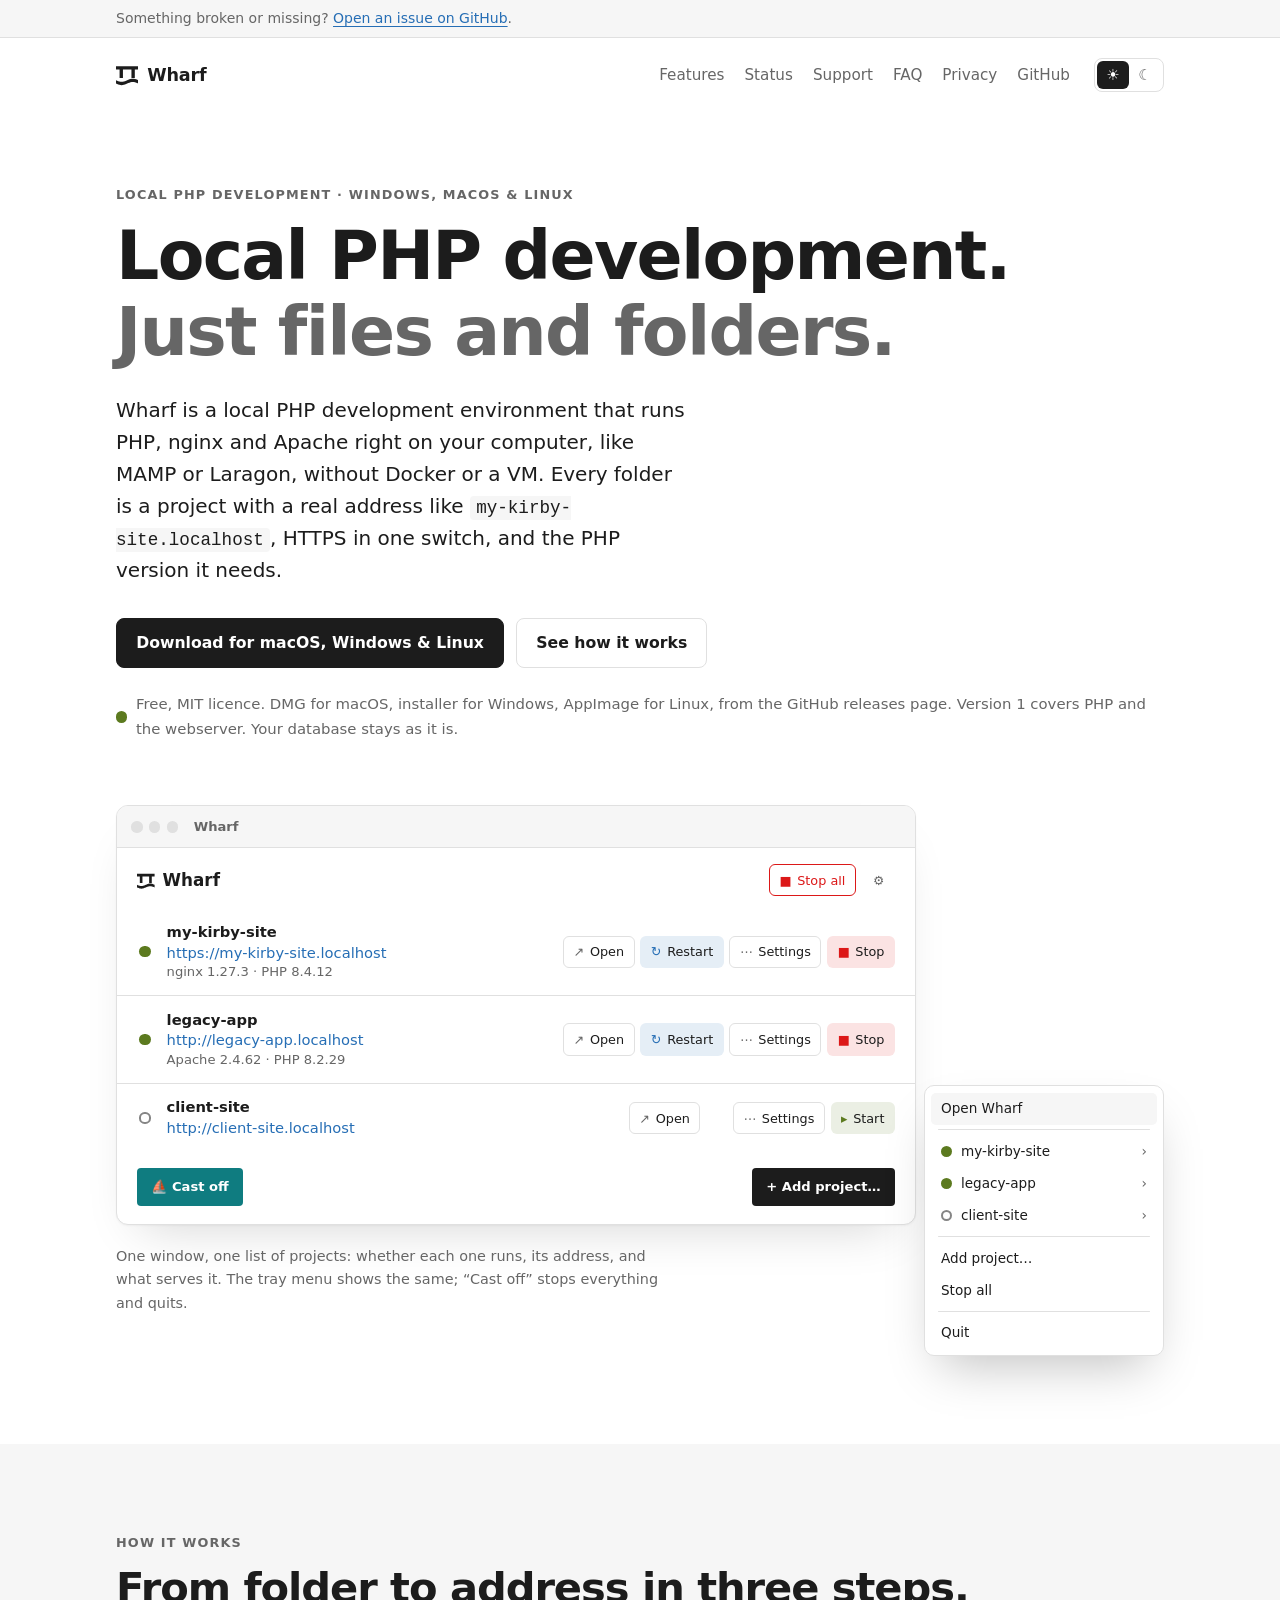
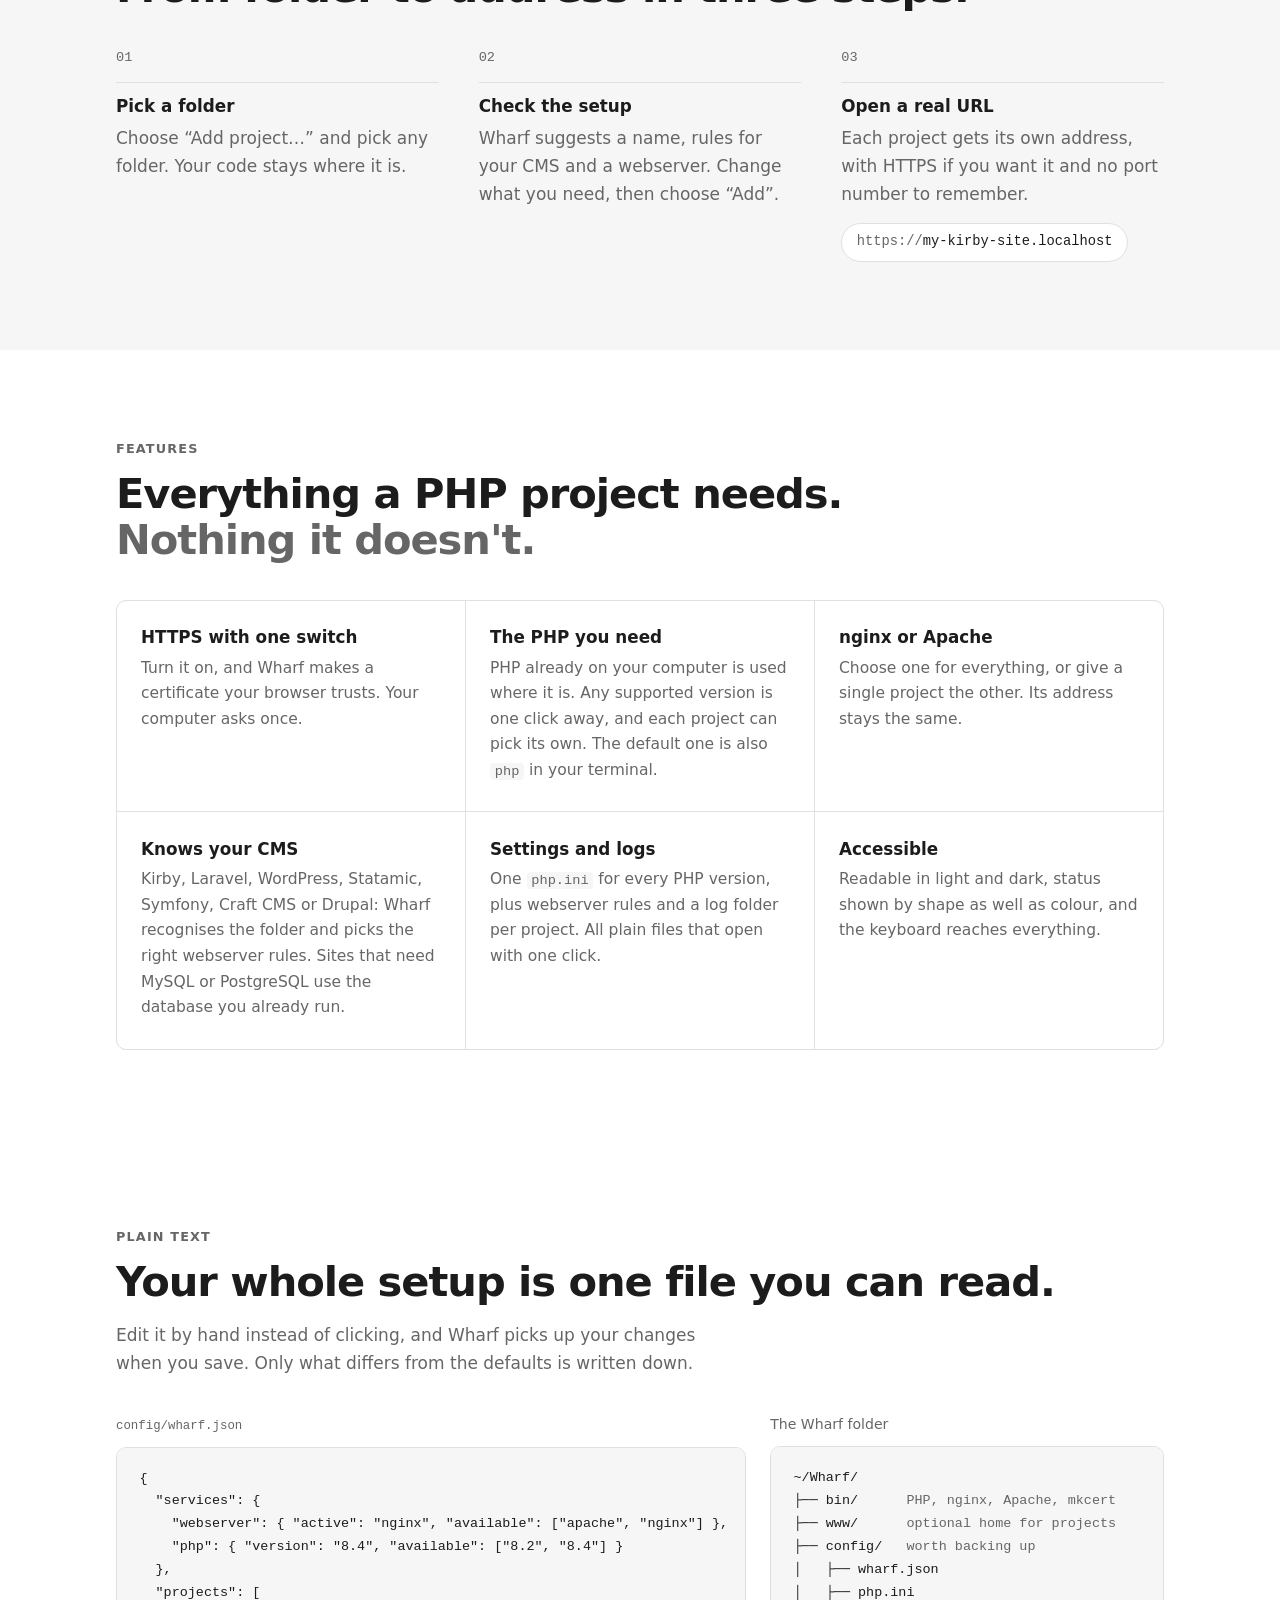
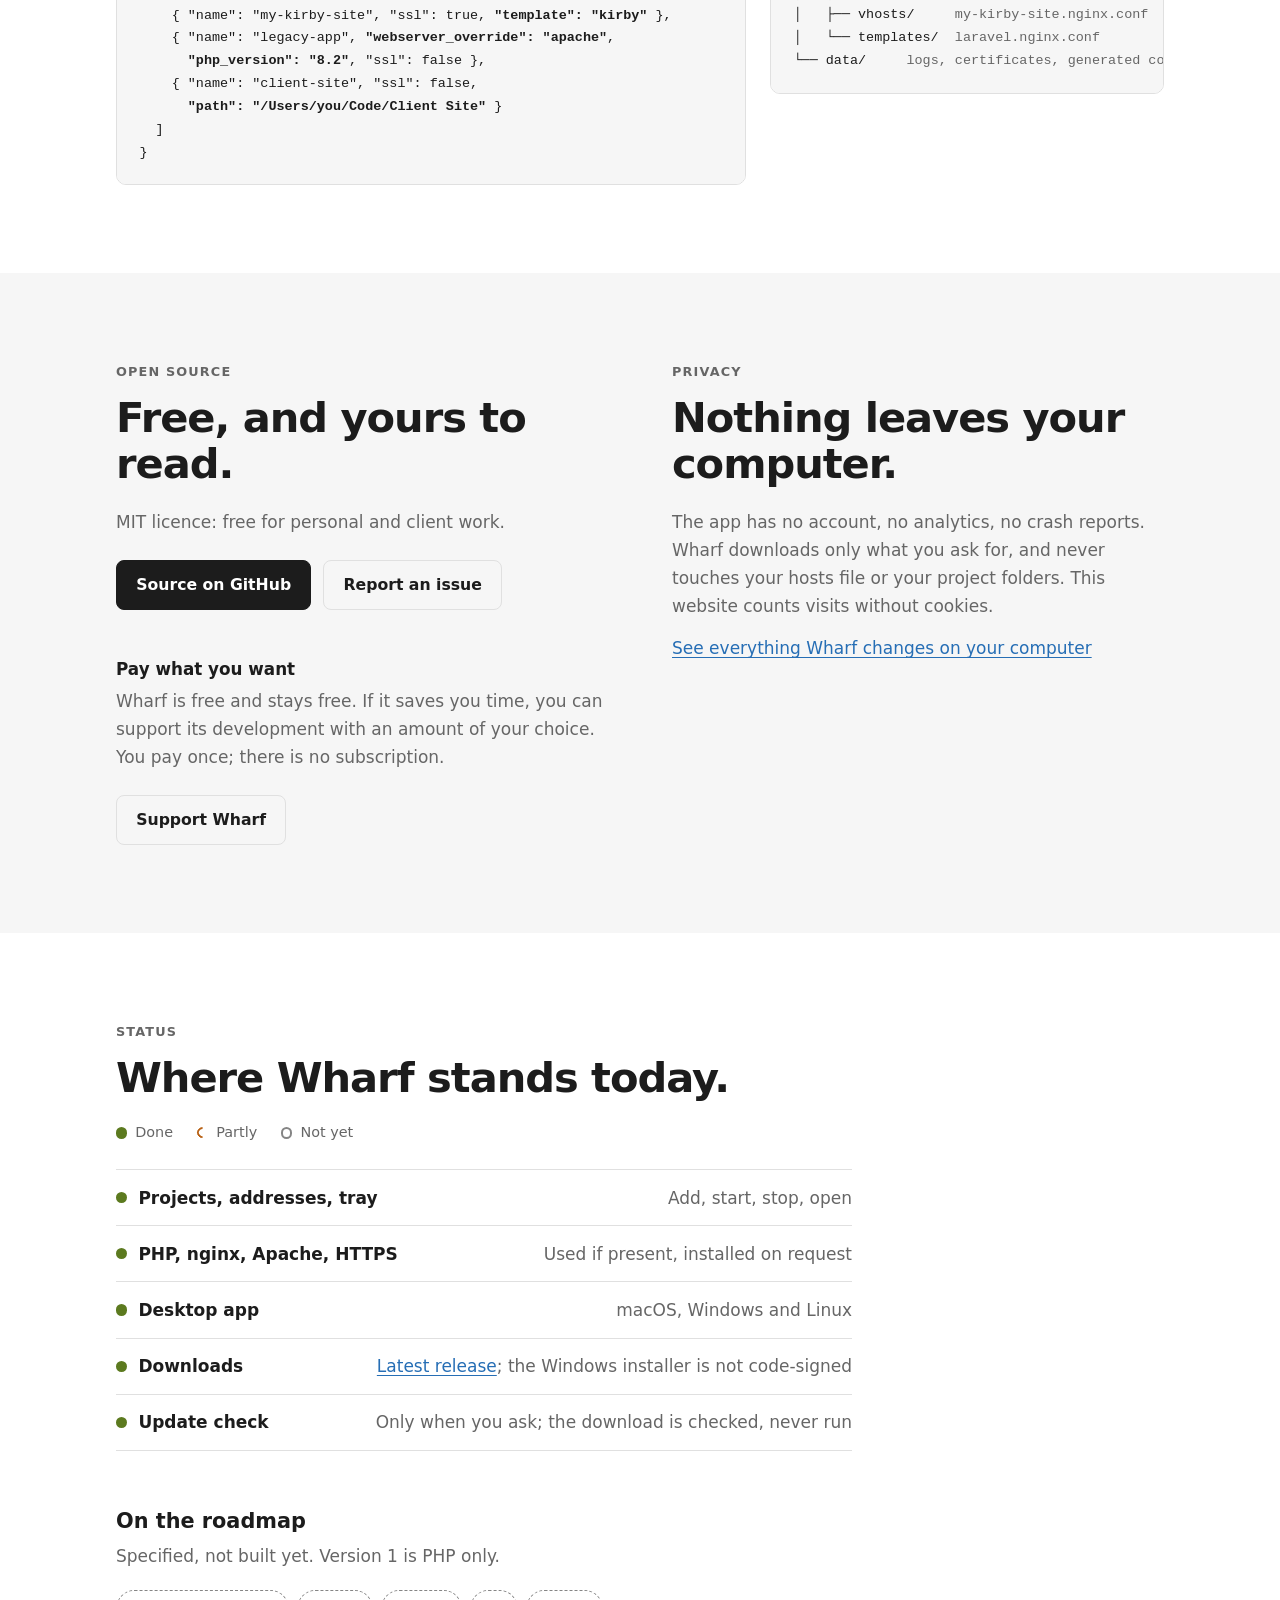
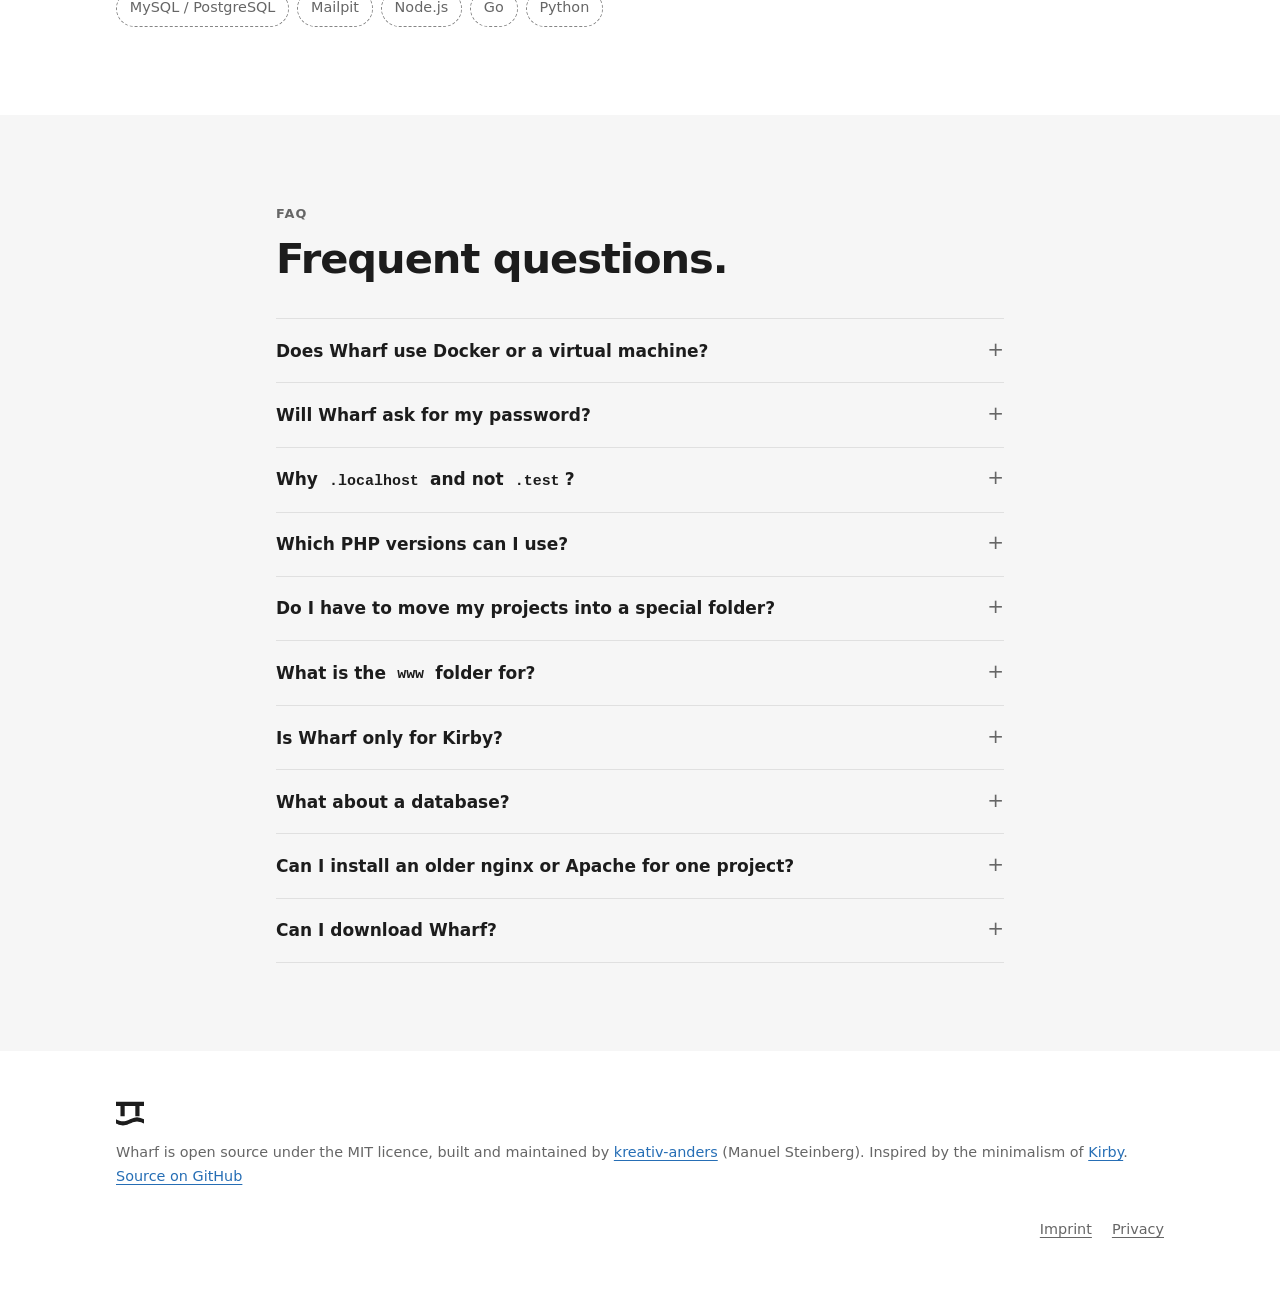
<file: docs/index.html>
<!doctype html>
<html lang="en">
<head>
  <meta charset="utf-8">
  <meta name="viewport" content="width=device-width, initial-scale=1">
  <meta http-equiv="Content-Security-Policy" content="default-src 'self'; script-src 'self' https://api.pirsch.io; connect-src 'self' https://api.pirsch.io; img-src 'self' data:; style-src 'self'; object-src 'none'; base-uri 'self'; form-action 'none'">
  <meta name="referrer" content="strict-origin-when-cross-origin">
  <title>Wharf — local PHP development environment, no Docker</title>
  <meta name="description" content="A local PHP development environment for Windows, macOS and Linux: native nginx, Apache and PHP, no Docker. Every folder is a project at name.localhost.">
  <link rel="canonical" href="https://getwharf.dev/">
  <meta name="robots" content="index, follow">
  <meta name="theme-color" content="#ffffff" media="(prefers-color-scheme: light)">
  <meta name="theme-color" content="#1c1c1c" media="(prefers-color-scheme: dark)">
  <link rel="icon" href="icon.svg" type="image/svg+xml">
  <link rel="apple-touch-icon" href="apple-touch-icon.png">

  <meta property="og:type" content="website">
  <meta property="og:site_name" content="Wharf">
  <meta property="og:title" content="Wharf — local PHP development. Just files and folders.">
  <meta property="og:description" content="Native nginx, Apache and PHP on Windows, macOS and Linux. No Docker, no VM. Every folder is a project at name.localhost, with HTTPS in one switch.">
  <meta property="og:url" content="https://getwharf.dev/">
  <meta property="og:image" content="https://getwharf.dev/og.png">
  <meta property="og:image:width" content="1200">
  <meta property="og:image:height" content="630">
  <meta property="og:image:alt" content="The Wharf mark, a pier standing in a wave, beside the words: Local PHP development. Just files and folders.">
  <meta name="twitter:card" content="summary_large_image">

  <link rel="stylesheet" href="style.css">
  <script src="theme.js"></script>
  <script defer src="https://api.pirsch.io/pa.js"
    id="pianjs"
    data-code="ZofmomDudXybFGlh8XVY09NWh9as10iU"></script>

  <!-- Keep in step with the visible FAQ below: search engines compare the two. -->
  <script type="application/ld+json">
  {
    "@context": "https://schema.org",
    "@graph": [
      {
        "@type": "Organization",
        "@id": "https://getwharf.dev/#org",
        "name": "kreativ-anders",
        "url": "https://kreativ-anders.de/",
        "founder": { "@type": "Person", "name": "Manuel Steinberg" }
      },
      {
        "@type": "WebSite",
        "@id": "https://getwharf.dev/#website",
        "name": "Wharf",
        "url": "https://getwharf.dev/",
        "inLanguage": "en",
        "publisher": { "@id": "https://getwharf.dev/#org" }
      },
      {
        "@type": "SoftwareApplication",
        "@id": "https://getwharf.dev/#app",
        "name": "Wharf",
        "author": { "@id": "https://getwharf.dev/#org" },
        "description": "A local development environment for PHP. Runs nginx, Apache and PHP as native processes on Windows, macOS and Linux, without Docker or a VM. Every folder is a project, reachable at name.localhost.",
        "applicationCategory": "DeveloperApplication",
        "operatingSystem": "macOS, Windows, Linux",
        "url": "https://getwharf.dev/",
        "image": "https://getwharf.dev/og.png",
        "codeRepository": "https://github.com/kreativ-anders/wharf-dev",
        "downloadUrl": "https://github.com/kreativ-anders/wharf-dev/releases/latest",
        "offers": { "@type": "Offer", "price": "0", "priceCurrency": "EUR" },
        "license": "https://opensource.org/licenses/MIT",
        "isAccessibleForFree": true,
        "featureList": [
          "Every project at its own name.localhost address, with no hosts file and no password prompt",
          "HTTPS for a project with one switch, using mkcert",
          "PHP versions adopted from the machine or downloaded; one version per project",
          "The default PHP on the terminal PATH",
          "nginx or Apache, chosen per project",
          "One php.ini for every PHP version",
          "Per-project logs",
          "Add any folder: rules for Kirby, Laravel, WordPress and more are detected",
          "Tray menu for start, stop and restart",
          "One flat, hand-editable JSON config file"
        ]
      },
      {
        "@type": "FAQPage",
        "mainEntity": [
          {
            "@type": "Question",
            "name": "Does Wharf use Docker or a virtual machine?",
            "acceptedAnswer": { "@type": "Answer", "text": "No. PHP, nginx, Apache and mkcert run as ordinary programs on your computer, so reading your files is as fast as your disk." }
          },
          {
            "@type": "Question",
            "name": "Will Wharf ask for my password?",
            "acceptedAnswer": { "@type": "Answer", "text": "Adding a project never does. On every system, the first time you turn on HTTPS, your computer has to be told once to trust Wharf's certificates. You can say no: HTTPS stays on, browsers show a warning until you trust it, and Settings offers to ask again. On Linux, Wharf also asks once before the first project starts, to use ports 80 and 443, and when it installs Apache." }
          },
          {
            "@type": "Question",
            "name": "Why .localhost and not .test?",
            "acceptedAnswer": { "@type": "Answer", "text": "The name .localhost is reserved for your own computer (RFC 6761). macOS, Linux and every current browser answer it by themselves, so nothing is written to the hosts file. A made-up ending such as .test needs the hosts file instead, which macOS 26 does not reliably read." }
          },
          {
            "@type": "Question",
            "name": "Which PHP versions can I use?",
            "acceptedAnswer": { "@type": "Answer", "text": "Any version already on your computer is used where it is. Every version that still gets security fixes can be downloaded from Settings. The default is the newest version in active support, and each project can pick its own." }
          },
          {
            "@type": "Question",
            "name": "Do I have to move my projects into a special folder?",
            "acceptedAnswer": { "@type": "Answer", "text": "No. Choose Add project… and pick the folder wherever it is, for example a Git checkout in your code folder. It stays where it is, and removing the project never touches its files." }
          },
          {
            "@type": "Question",
            "name": "What is the www folder for?",
            "acceptedAnswer": { "@type": "Answer", "text": "It is optional. A folder put in ~/Wharf/www shows up in the app, ready to add with one click, under its own name. Projects anywhere else are added with Add project…." }
          },
          {
            "@type": "Question",
            "name": "Is Wharf only for Kirby?",
            "acceptedAnswer": { "@type": "Answer", "text": "No. Any folder of PHP is a project. When you add one, Wharf recognises Kirby, Laravel, WordPress, Statamic, Symfony, Craft CMS and Drupal and picks ready-made nginx and Apache rules for it. You can change the pick, or choose none, for each project." }
          },
          {
            "@type": "Question",
            "name": "What about a database?",
            "acceptedAnswer": { "@type": "Answer", "text": "Version 1 covers PHP and the webserver. WordPress, Laravel, Craft CMS or Drupal reach the MySQL, MariaDB or PostgreSQL you already run, at 127.0.0.1 as usual, for example one installed with Homebrew, your package manager or the official installer. A database managed by Wharf is on the roadmap." }
          },
          {
            "@type": "Question",
            "name": "Can I install an older nginx or Apache for one project?",
            "acceptedAnswer": { "@type": "Answer", "text": "Not yet. Wharf installs the newest nginx and Apache, because the places it gets them from rarely offer older versions." }
          },
          {
            "@type": "Question",
            "name": "Can I download Wharf?",
            "acceptedAnswer": { "@type": "Answer", "text": "Yes: a DMG for macOS, an AppImage for Linux and an installer for Windows, on the GitHub releases page. The Windows installer is not code-signed, because a certificate costs more than a free tool can carry, so SmartScreen warns once: choose More info, then Run anyway." }
          }
        ]
      }
    ]
  }
  </script>
</head>
<body>
  <a class="skip" href="#main">Skip to content</a>

  <aside class="notice" aria-label="Bug reports">
    <p class="wrap">Something broken or missing?
    <a href="https://github.com/kreativ-anders/wharf-dev/issues">Open an issue on GitHub</a>.</p>
  </aside>

  <header class="site wrap">
    <a class="brand" href="./" aria-label="Wharf, home">
      <svg class="pier" viewBox="0 0 100 100" aria-hidden="true" focusable="false"><path d="M0 10h100v15H0zM16 10h15v52H16zM69 10h15v52H69zM0 72.5L5 74.66 10 76.61 15 78.16 20 79.16 25 79.5 30 79.16 35 78.16 40 76.61 45 74.66 50 72.5 55 70.34 60 68.39 65 66.84 70 65.84 75 65.5 80 65.84 85 66.84 90 68.39 95 70.34 100 72.5V87.5L95 85.34 90 83.39 85 81.84 80 80.84 75 80.5 70 80.84 65 81.84 60 83.39 55 85.34 50 87.5 45 89.66 40 91.61 35 93.16 30 94.16 25 94.5 20 94.16 15 93.16 10 91.61 5 89.66 0 87.5z"/></svg>
      Wharf
    </a>
    <nav aria-label="Main">
      <a href="#features">Features</a>
      <a href="#status">Status</a>
      <a href="#support">Support</a>
      <a href="#faq">FAQ</a>
      <a href="privacy.html">Privacy</a>
      <a href="https://github.com/kreativ-anders/wharf-dev">GitHub</a>
    </nav>
    <div class="theme" role="group" aria-label="Colour theme" hidden>
      <button type="button" value="light" aria-pressed="true" title="Light"><span aria-hidden="true">☀</span><span class="sr-only">Light</span></button>
      <button type="button" value="dark" aria-pressed="false" title="Dark"><span aria-hidden="true">☾</span><span class="sr-only">Dark</span></button>
    </div>
  </header>

  <main id="main">
    <!-- Hero -->
    <section class="hero wrap" aria-labelledby="hero-title">
      <p class="eyebrow">Local PHP development · Windows, macOS &amp; Linux</p>
      <h1 id="hero-title">Local PHP development.<br><span class="soft">Just files and folders.</span></h1>
      <p class="lede">
        Wharf is a local PHP development environment that runs PHP, nginx and
        Apache right on your computer, like MAMP or Laragon, without Docker or a VM. Every folder is a project with a real address like
        <code>my-kirby-site.localhost</code>, HTTPS in one switch, and the PHP
        version it needs.
      </p>
      <p class="cta">
        <a class="button" href="https://github.com/kreativ-anders/wharf-dev/releases/latest">Download for macOS, Windows &amp; Linux</a>
        <a class="button ghost" href="#how">See how it works</a>
      </p>
      <p class="note"><span class="status is-running" aria-hidden="true"></span> Free, MIT licence. DMG for macOS, installer for Windows, AppImage for Linux, from the GitHub releases page. Version 1 covers PHP and the webserver. Your database stays as it is.</p>

      <figure class="shot">
        <div class="window" aria-hidden="true">
          <div class="titlebar"><span class="lights"><i></i><i></i><i></i></span><span>Wharf</span></div>
          <div class="toolbar">
            <span class="appname"><svg class="pier" viewBox="0 0 100 100"><path d="M0 10h100v15H0zM16 10h15v52H16zM69 10h15v52H69zM0 72.5L5 74.66 10 76.61 15 78.16 20 79.16 25 79.5 30 79.16 35 78.16 40 76.61 45 74.66 50 72.5 55 70.34 60 68.39 65 66.84 70 65.84 75 65.5 80 65.84 85 66.84 90 68.39 95 70.34 100 72.5V87.5L95 85.34 90 83.39 85 81.84 80 80.84 75 80.5 70 80.84 65 81.84 60 83.39 55 85.34 50 87.5 45 89.66 40 91.61 35 93.16 30 94.16 25 94.5 20 94.16 15 93.16 10 91.61 5 89.66 0 87.5z"/></svg>Wharf</span>
            <span class="tools"><span class="chip is-stop-line"><span class="ico">■</span> Stop all</span><span class="chip is-plain">⚙</span></span>
          </div>
          <ul class="rows">
            <li>
              <span class="status is-running"></span>
              <span class="who"><span class="name">my-kirby-site</span><span class="url">https://my-kirby-site.localhost</span><span class="meta">nginx 1.27.3 · PHP 8.4.12</span></span>
              <span class="acts"><span class="act"><span class="ico">↗</span> Open</span><span class="act is-restart"><span class="ico">↻</span> Restart</span><span class="act"><span class="ico">⋯</span> Settings</span><span class="act is-stop"><span class="ico">■</span> Stop</span></span>
            </li>
            <li>
              <span class="status is-running"></span>
              <span class="who"><span class="name">legacy-app</span><span class="url">http://legacy-app.localhost</span><span class="meta">Apache 2.4.62 · PHP 8.2.29</span></span>
              <span class="acts"><span class="act"><span class="ico">↗</span> Open</span><span class="act is-restart"><span class="ico">↻</span> Restart</span><span class="act"><span class="ico">⋯</span> Settings</span><span class="act is-stop"><span class="ico">■</span> Stop</span></span>
            </li>
            <li>
              <span class="status is-idle"></span>
              <span class="who"><span class="name">client-site</span><span class="url">http://client-site.localhost</span></span>
              <span class="acts"><span class="act"><span class="ico">↗</span> Open</span><span class="act is-empty"></span><span class="act"><span class="ico">⋯</span> Settings</span><span class="act is-start"><span class="ico">▸</span> Start</span></span>
            </li>
          </ul>
          <div class="fabs"><span class="fab is-castoff">⛵ Cast off</span><span class="fab">+ Add project…</span></div>
        </div>

        <div class="tray" aria-hidden="true">
          <ul>
            <li>Open Wharf</li>
            <li class="sep"></li>
            <li><span class="status is-running"></span>my-kirby-site<span class="chev">›</span></li>
            <li><span class="status is-running"></span>legacy-app<span class="chev">›</span></li>
            <li><span class="status is-idle"></span>client-site<span class="chev">›</span></li>
            <li class="sep"></li>
            <li>Add project…</li>
            <li>Stop all</li>
            <li class="sep"></li>
            <li>Quit</li>
          </ul>
        </div>

        <figcaption>
          One window, one list of projects: whether each one runs, its
          address, and what serves it. The tray menu shows the same;
          “Cast off” stops everything and quits.
        </figcaption>
      </figure>
    </section>

    <!-- How it works -->
    <section id="how" class="band" aria-labelledby="how-title">
      <div class="wrap">
        <p class="eyebrow">How it works</p>
        <h2 id="how-title">From folder to address in three steps.</h2>
        <ol class="steps">
          <li>
            <h3>Pick a folder</h3>
            <p>Choose “Add project…” and pick any folder. Your code stays
            where it is.</p>
          </li>
          <li>
            <h3>Check the setup</h3>
            <p>Wharf suggests a name, rules for your CMS and a webserver.
            Change what you need, then choose “Add”.</p>
          </li>
          <li>
            <h3>Open a real URL</h3>
            <p>Each project gets its own address, with HTTPS if you want it
            and no port number to remember.</p>
            <p class="address"><span class="dim">https://</span>my-kirby-site.localhost</p>
          </li>
        </ol>
      </div>
    </section>

    <!-- Features -->
    <section id="features" class="wrap" aria-labelledby="features-title">
      <p class="eyebrow">Features</p>
      <h2 id="features-title">Everything a PHP project needs.<br><span class="soft">Nothing it doesn't.</span></h2>

      <ul class="grid">
        <li>
          <h3>HTTPS with one switch</h3>
          <p>Turn it on, and Wharf makes a certificate your browser trusts.
          Your computer asks once.</p>
        </li>
        <li>
          <h3>The PHP you need</h3>
          <p>PHP already on your computer is used where it is. Any supported
          version is one click away, and each project can pick its own.
          The default one is also <code>php</code> in your terminal.</p>
        </li>
        <li>
          <h3>nginx or Apache</h3>
          <p>Choose one for everything, or give a single project the other.
          Its address stays the same.</p>
        </li>
        <li>
          <h3>Knows your CMS</h3>
          <p>Kirby, Laravel, WordPress, Statamic, Symfony, Craft CMS or Drupal:
          Wharf recognises the folder and picks the right webserver rules.
          Sites that need MySQL or PostgreSQL use the database you already run.</p>
        </li>
        <li>
          <h3>Settings and logs</h3>
          <p>One <code>php.ini</code> for every PHP version, plus webserver rules
          and a log folder per project. All plain files that open with one click.</p>
        </li>
        <li>
          <h3>Accessible</h3>
          <p>Readable in light and dark, status shown by shape as well as
          colour, and the keyboard reaches everything.</p>
        </li>
      </ul>
    </section>

    <!-- Config -->
    <section id="config" class="wrap" aria-labelledby="config-title">
      <p class="eyebrow">Plain text</p>
      <h2 id="config-title">Your whole setup is one file you can read.</h2>
      <p class="intro">Edit it by hand instead of clicking, and Wharf picks up
      your changes when you save. Only what differs from the defaults is
      written down.</p>

      <div class="pair">
        <figure>
          <figcaption><code>config/wharf.json</code></figcaption>
<pre class="code">{
  "services": {
    "webserver": { "active": "nginx", "available": ["apache", "nginx"] },
    "php": { "version": "8.4", "available": ["8.2", "8.4"] }
  },
  "projects": [
    { "name": "my-kirby-site", "ssl": true, <mark>"template": "kirby"</mark> },
    { "name": "legacy-app", <mark>"webserver_override": "apache"</mark>,
      <mark>"php_version": "8.2"</mark>, "ssl": false },
    { "name": "client-site", "ssl": false,
      <mark>"path": "/Users/you/Code/Client Site"</mark> }
  ]
}</pre>
        </figure>
        <figure>
          <figcaption>The Wharf folder</figcaption>
<pre class="code">~/Wharf/
├── bin/      <span class="dim">PHP, nginx, Apache, mkcert</span>
├── www/      <span class="dim">optional home for projects</span>
├── config/   <span class="dim">worth backing up</span>
│   ├── wharf.json
│   ├── php.ini
│   ├── vhosts/     <span class="dim">my-kirby-site.nginx.conf</span>
│   └── templates/  <span class="dim">laravel.nginx.conf</span>
└── data/     <span class="dim">logs, certificates, generated configs</span></pre>
        </figure>
      </div>
    </section>

    <!-- Open source and privacy -->
    <section id="open" class="band" aria-labelledby="open-title">
      <div class="wrap pair-even">
        <div class="prose">
          <p class="eyebrow">Open source</p>
          <h2 id="open-title">Free, and yours to read.</h2>
          <p>MIT licence: free for personal and client work.</p>
          <p class="cta">
            <a class="button" href="https://github.com/kreativ-anders/wharf-dev">Source on GitHub</a>
            <a class="button ghost" href="https://github.com/kreativ-anders/wharf-dev/issues">Report an issue</a>
          </p>
          <h3 id="support">Pay what you want</h3>
          <p>Wharf is free and stays free. If it saves you time, you can support
          its development with an amount of your choice. You pay once; there
          is no subscription.</p>
          <p class="cta">
            <!-- INFO: no target="_blank" — the checkout replaces this tab, so Stripe's redirect lands on thanks.html here, not in an orphaned tab. -->
            <a class="button ghost" href="https://buy.stripe.com/cNi7sL7h92jM4k9bKSes001">Support Wharf</a>
          </p>
        </div>
        <div class="prose">
          <p class="eyebrow">Privacy</p>
          <h2>Nothing leaves your computer.</h2>
          <p>The app has no account, no analytics, no crash reports. Wharf
          downloads only what you ask for, and never touches your hosts file
          or your project folders. This website counts visits without
          cookies.</p>
          <p><a href="privacy.html">See everything Wharf changes on your computer</a></p>
        </div>
      </div>
    </section>

    <!-- Status -->
    <section id="status" class="wrap" aria-labelledby="status-title">
      <p class="eyebrow">Status</p>
      <h2 id="status-title">Where Wharf stands today.</h2>
      <p class="legend">
        <span><span class="status is-running" aria-hidden="true"></span> Done</span>
        <span><span class="status is-busy" aria-hidden="true"></span> Partly</span>
        <span><span class="status is-idle" aria-hidden="true"></span> Not yet</span>
      </p>
      <dl class="state">
        <div><dt><span class="status is-running" aria-hidden="true"></span>Projects, addresses, tray</dt><dd><span class="sr-only">Done. </span>Add, start, stop, open</dd></div>
        <div><dt><span class="status is-running" aria-hidden="true"></span>PHP, nginx, Apache, HTTPS</dt><dd><span class="sr-only">Done. </span>Used if present, installed on request</dd></div>
        <div><dt><span class="status is-running" aria-hidden="true"></span>Desktop app</dt><dd><span class="sr-only">Done. </span>macOS, Windows and Linux</dd></div>
        <div><dt><span class="status is-running" aria-hidden="true"></span>Downloads</dt><dd><span class="sr-only">Done. </span><a href="https://github.com/kreativ-anders/wharf-dev/releases/latest">Latest release</a>; the Windows installer is not code-signed</dd></div>
        <div><dt><span class="status is-running" aria-hidden="true"></span>Update check</dt><dd><span class="sr-only">Done. </span>Only when you ask; the download is checked, never run</dd></div>
      </dl>

      <h3 class="roadmap-title">On the roadmap</h3>
      <p class="intro">Specified, not built yet. Version 1 is PHP only.</p>
      <ul class="tags">
        <li>MySQL / PostgreSQL</li>
        <li>Mailpit</li>
        <li>Node.js</li>
        <li>Go</li>
        <li>Python</li>
      </ul>
    </section>

    <!-- FAQ -->
    <section id="faq" class="band" aria-labelledby="faq-title">
      <div class="wrap narrow">
        <p class="eyebrow">FAQ</p>
        <h2 id="faq-title">Frequent questions.</h2>
        <div class="faq">
          <details>
            <summary>Does Wharf use Docker or a virtual machine?</summary>
            <p>No. PHP, nginx, Apache and mkcert run as ordinary programs on your
            computer, so reading your files is as fast as your disk.</p>
          </details>
          <details>
            <summary>Will Wharf ask for my password?</summary>
            <p>Adding a project never does. On every system, the first time you
            turn on HTTPS, your computer has to be told once to trust Wharf's
            certificates. You can say no: HTTPS stays on, browsers show a
            warning until you trust it, and Settings offers to ask again. On
            Linux, Wharf also asks once before the first project starts, to use
            ports 80 and 443, and when it installs Apache.</p>
          </details>
          <details>
            <summary>Why <code>.localhost</code> and not <code>.test</code>?</summary>
            <p>The name <code>.localhost</code> is reserved for your own computer
            (<a href="https://www.rfc-editor.org/rfc/rfc6761">RFC 6761</a>).
            macOS, Linux and every current browser answer it by themselves, so
            nothing is written to the hosts file. A made-up ending such as
            <code>.test</code> needs the hosts file instead, which macOS 26 does
            not reliably read.</p>
          </details>
          <details>
            <summary>Which PHP versions can I use?</summary>
            <p>Any version already on your computer is used where it is. Every
            version that still gets security fixes can be downloaded from
            Settings. The default is the newest version in active support, and
            each project can pick its own.</p>
          </details>
          <details>
            <summary>Do I have to move my projects into a special folder?</summary>
            <p>No. Choose “Add project…” and pick the folder wherever it is, for
            example a Git checkout in your code folder. It stays where it is, and
            removing the project never touches its files.</p>
          </details>
          <details>
            <summary>What is the <code>www</code> folder for?</summary>
            <p>It is optional. A folder put in <code>~/Wharf/www</code> shows up
            in the app, ready to add with one click, under its own name. Projects
            anywhere else are added with “Add project…”.</p>
          </details>
          <details>
            <summary>Is Wharf only for Kirby?</summary>
            <p>No. Any folder of PHP is a project. When you add one, Wharf
            recognises Kirby, Laravel, WordPress, Statamic, Symfony, Craft CMS
            and Drupal and picks ready-made nginx and Apache rules for it. You
            can change the pick, or choose none, for each project.</p>
          </details>
          <details>
            <summary>What about a database?</summary>
            <p>Version 1 covers PHP and the webserver. WordPress, Laravel, Craft
            CMS or Drupal reach the MySQL, MariaDB or PostgreSQL you already run,
            at <code>127.0.0.1</code> as usual, for example one installed with
            Homebrew, your package manager or the official installer. A database
            managed by Wharf is on the roadmap.</p>
          </details>
          <details>
            <summary>Can I install an older nginx or Apache for one project?</summary>
            <p>Not yet. Wharf installs the newest nginx and Apache, because the
            places it gets them from rarely offer older versions.</p>
          </details>
          <details>
            <summary>Can I download Wharf?</summary>
            <p>Yes: a DMG for macOS, an AppImage for Linux and an
            installer for Windows, on the
            <a href="https://github.com/kreativ-anders/wharf-dev/releases/latest">GitHub releases page</a>. The Windows installer is not
            code-signed, because a certificate costs more than a free tool can
            carry, so SmartScreen warns once: choose <em>More info</em>, then
            <em>Run anyway</em>.</p>
          </details>
        </div>
      </div>
    </section>
  </main>

  <footer class="site wrap">
    <svg class="pier" viewBox="0 0 100 100" aria-hidden="true" focusable="false"><path d="M0 10h100v15H0zM16 10h15v52H16zM69 10h15v52H69zM0 72.5L5 74.66 10 76.61 15 78.16 20 79.16 25 79.5 30 79.16 35 78.16 40 76.61 45 74.66 50 72.5 55 70.34 60 68.39 65 66.84 70 65.84 75 65.5 80 65.84 85 66.84 90 68.39 95 70.34 100 72.5V87.5L95 85.34 90 83.39 85 81.84 80 80.84 75 80.5 70 80.84 65 81.84 60 83.39 55 85.34 50 87.5 45 89.66 40 91.61 35 93.16 30 94.16 25 94.5 20 94.16 15 93.16 10 91.61 5 89.66 0 87.5z"/></svg>
    <p>Wharf is open source under the MIT licence, built and maintained by
    <a href="https://kreativ-anders.de/">kreativ-anders</a> (Manuel Steinberg).
    Inspired by the minimalism of <a href="https://getkirby.com">Kirby</a>.
    <a href="https://github.com/kreativ-anders/wharf-dev">Source on GitHub</a></p>
    <p class="legal-links"><a href="imprint.html">Imprint</a> <a href="privacy.html">Privacy</a></p>
  </footer>
</body>
</html>
</file>
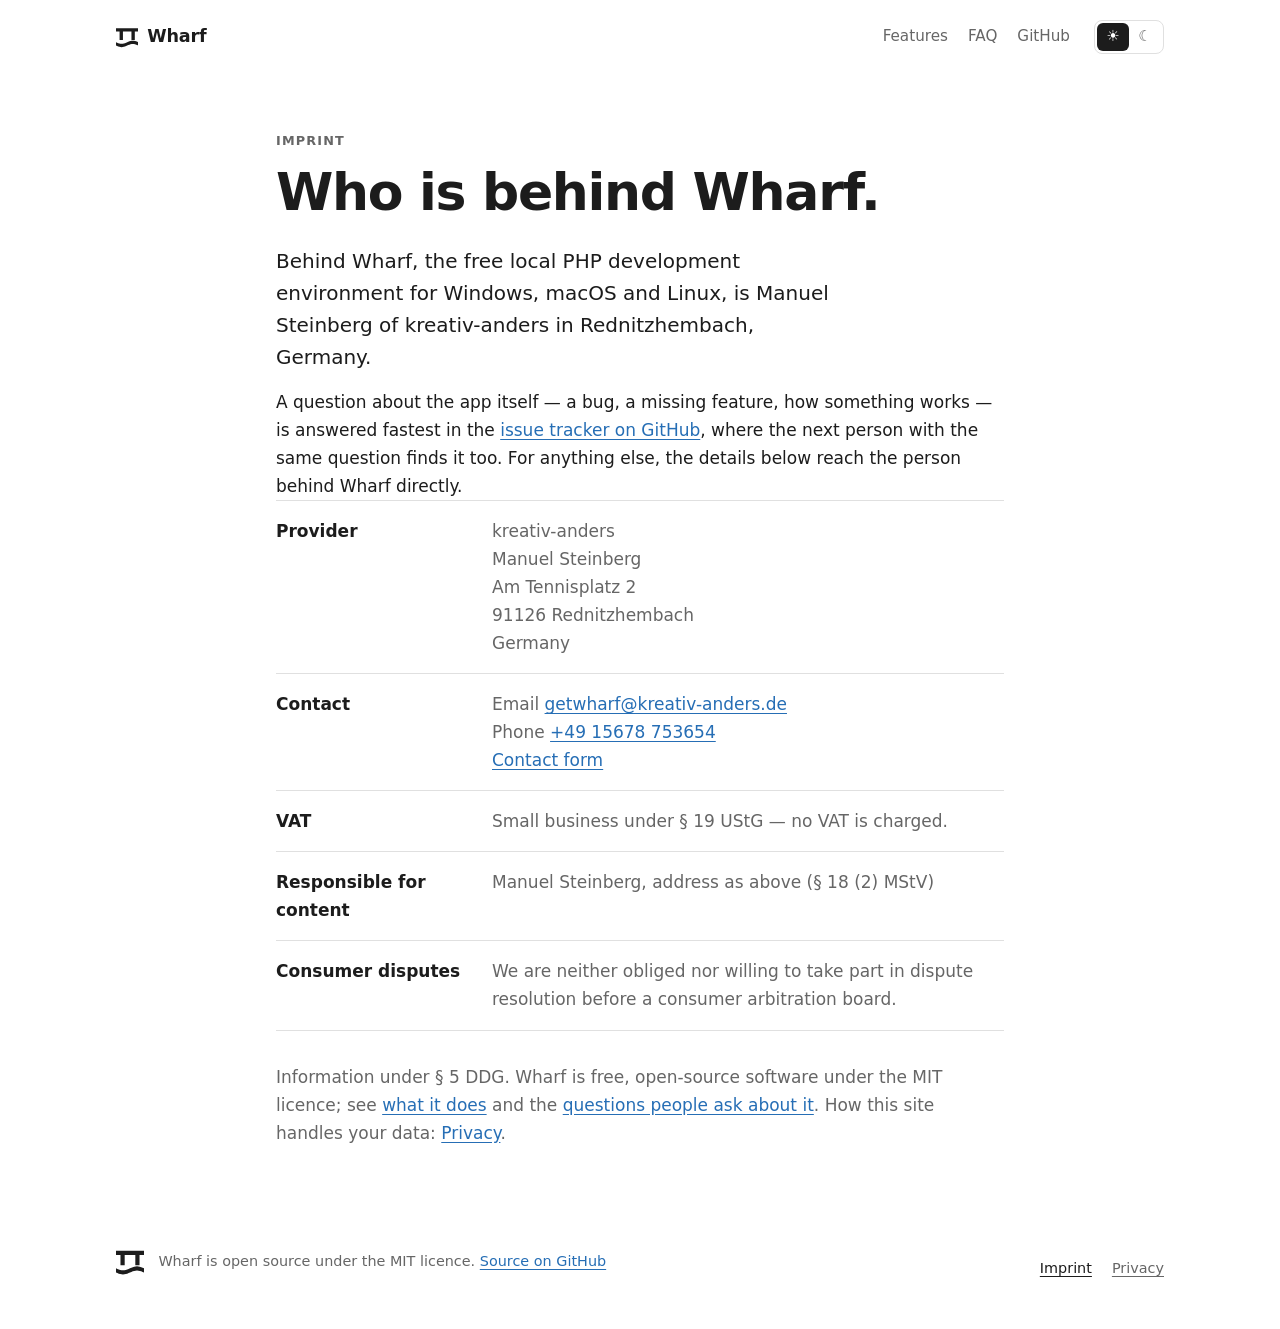
<file: docs/imprint.html>
<!doctype html>
<html lang="en">
<head>
  <meta charset="utf-8">
  <meta name="viewport" content="width=device-width, initial-scale=1">
  <meta http-equiv="Content-Security-Policy" content="default-src 'self'; script-src 'self' https://api.pirsch.io; connect-src 'self' https://api.pirsch.io; img-src 'self' data:; style-src 'self'; object-src 'none'; base-uri 'self'; form-action 'none'">
  <meta name="referrer" content="strict-origin-when-cross-origin">
  <title>Imprint — Wharf by kreativ-anders, Manuel Steinberg</title>
  <meta name="description" content="Imprint of Wharf, the free local PHP development environment: who is behind it, the address, and the quickest way to reach them about the app.">
  <link rel="canonical" href="https://getwharf.dev/imprint.html">
  <meta name="robots" content="index, follow">
  <meta name="theme-color" content="#ffffff" media="(prefers-color-scheme: light)">
  <meta name="theme-color" content="#1c1c1c" media="(prefers-color-scheme: dark)">
  <link rel="icon" href="icon.svg" type="image/svg+xml">
  <link rel="apple-touch-icon" href="apple-touch-icon.png">
  <link rel="stylesheet" href="style.css">
  <script src="theme.js"></script>
  <script defer src="https://api.pirsch.io/pa.js"
    id="pianjs"
    data-code="ZofmomDudXybFGlh8XVY09NWh9as10iU"></script>
  <script type="application/ld+json">
  {
    "@context": "https://schema.org",
    "@graph": [
      {
        "@type": "AboutPage",
        "@id": "https://getwharf.dev/imprint.html",
        "url": "https://getwharf.dev/imprint.html",
        "name": "Imprint — who is behind Wharf",
        "description": "Imprint of Wharf, the free local PHP development environment: who is behind it, the address, and the quickest way to reach them about the app.",
        "inLanguage": "en",
        "isPartOf": { "@type": "WebSite", "@id": "https://getwharf.dev/#website", "name": "Wharf", "url": "https://getwharf.dev/" },
        "about": { "@type": "SoftwareApplication", "@id": "https://getwharf.dev/#app", "name": "Wharf" },
        "breadcrumb": {
          "@type": "BreadcrumbList",
          "itemListElement": [
            { "@type": "ListItem", "position": 1, "name": "Wharf", "item": "https://getwharf.dev/" },
            { "@type": "ListItem", "position": 2, "name": "Imprint", "item": "https://getwharf.dev/imprint.html" }
          ]
        }
      }
    ]
  }
  </script>
</head>
<body>
  <a class="skip" href="#main">Skip to content</a>

  <header class="site wrap">
    <a class="brand" href="./" aria-label="Wharf, home">
      <svg class="pier" viewBox="0 0 100 100" aria-hidden="true" focusable="false"><path d="M0 10h100v15H0zM16 10h15v52H16zM69 10h15v52H69zM0 72.5L5 74.66 10 76.61 15 78.16 20 79.16 25 79.5 30 79.16 35 78.16 40 76.61 45 74.66 50 72.5 55 70.34 60 68.39 65 66.84 70 65.84 75 65.5 80 65.84 85 66.84 90 68.39 95 70.34 100 72.5V87.5L95 85.34 90 83.39 85 81.84 80 80.84 75 80.5 70 80.84 65 81.84 60 83.39 55 85.34 50 87.5 45 89.66 40 91.61 35 93.16 30 94.16 25 94.5 20 94.16 15 93.16 10 91.61 5 89.66 0 87.5z"/></svg>
      Wharf
    </a>
    <nav aria-label="Main">
      <a href="./#features">Features</a>
      <a href="./#faq">FAQ</a>
      <a href="https://github.com/kreativ-anders/wharf-dev">GitHub</a>
    </nav>
    <div class="theme" role="group" aria-label="Colour theme" hidden>
      <button type="button" value="light" aria-pressed="true" title="Light"><span aria-hidden="true">☀</span><span class="sr-only">Light</span></button>
      <button type="button" value="dark" aria-pressed="false" title="Dark"><span aria-hidden="true">☾</span><span class="sr-only">Dark</span></button>
    </div>
  </header>

  <main id="main">
    <section class="page-head wrap narrow" aria-labelledby="page-title">
      <p class="eyebrow">Imprint</p>
      <h1 id="page-title">Who is behind Wharf.</h1>

      <p class="lede">Behind Wharf, the free local PHP development environment
      for Windows, macOS and Linux, is Manuel Steinberg of kreativ-anders in
      Rednitzhembach, Germany.</p>

      <p>A question about the app itself — a bug, a missing feature, how
      something works — is answered fastest in the
      <a href="https://github.com/kreativ-anders/wharf-dev/issues">issue tracker on GitHub</a>,
      where the next person with the same question finds it too. For
      anything else, the details below reach the person behind Wharf
      directly.</p>

      <dl class="facts">
        <div>
          <dt>Provider</dt>
          <dd>kreativ-anders<br>Manuel Steinberg<br>Am Tennisplatz 2<br>91126 Rednitzhembach<br>Germany</dd>
        </div>
        <div>
          <dt>Contact</dt>
          <dd>Email <a href="mailto:getwharf@kreativ-anders.de">getwharf@kreativ-anders.de</a><br>
          Phone <a href="tel:+4915678753654">+49 15678 753654</a><br>
          <a href="https://kreativ-anders.de/kontakt/#formular">Contact form</a></dd>
        </div>
        <div>
          <dt>VAT</dt>
          <dd>Small business under § 19 UStG — no VAT is charged.</dd>
        </div>
        <div>
          <dt>Responsible for content</dt>
          <dd>Manuel Steinberg, address as above (§ 18 (2) MStV)</dd>
        </div>
        <div>
          <dt>Consumer disputes</dt>
          <dd>We are neither obliged nor willing to take part in dispute
          resolution before a consumer arbitration board.</dd>
        </div>
      </dl>

      <p class="dim">Information under § 5 DDG. Wharf is free, open-source
      software under the MIT licence; see <a href="./#features">what it does</a>
      and the <a href="./#faq">questions people ask about it</a>.
      How this site handles your data: <a href="privacy.html">Privacy</a>.</p>
    </section>
  </main>

  <footer class="site wrap">
    <svg class="pier" viewBox="0 0 100 100" aria-hidden="true" focusable="false"><path d="M0 10h100v15H0zM16 10h15v52H16zM69 10h15v52H69zM0 72.5L5 74.66 10 76.61 15 78.16 20 79.16 25 79.5 30 79.16 35 78.16 40 76.61 45 74.66 50 72.5 55 70.34 60 68.39 65 66.84 70 65.84 75 65.5 80 65.84 85 66.84 90 68.39 95 70.34 100 72.5V87.5L95 85.34 90 83.39 85 81.84 80 80.84 75 80.5 70 80.84 65 81.84 60 83.39 55 85.34 50 87.5 45 89.66 40 91.61 35 93.16 30 94.16 25 94.5 20 94.16 15 93.16 10 91.61 5 89.66 0 87.5z"/></svg>
    <p>Wharf is open source under the MIT licence.
    <a href="https://github.com/kreativ-anders/wharf-dev">Source on GitHub</a></p>
    <p class="legal-links"><a href="imprint.html" aria-current="page">Imprint</a> <a href="privacy.html">Privacy</a></p>
  </footer>
</body>
</html>
</file>
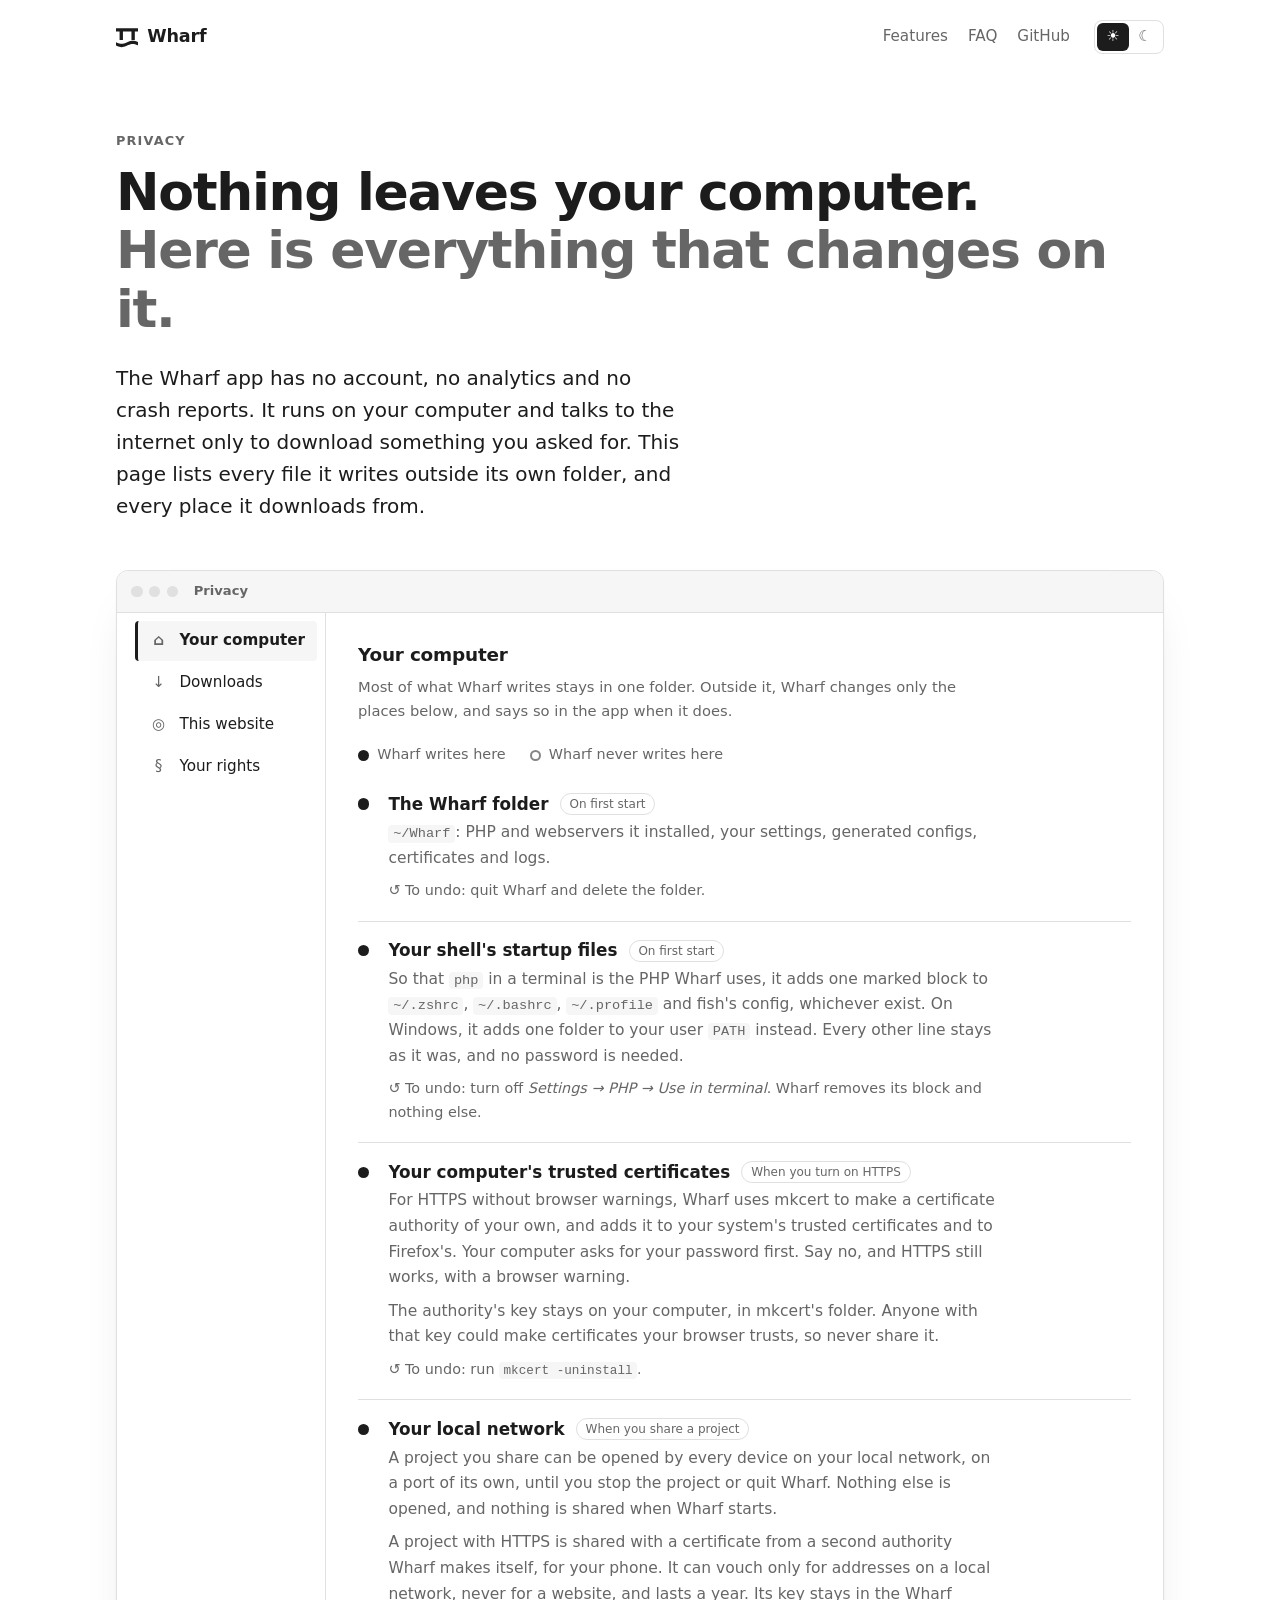
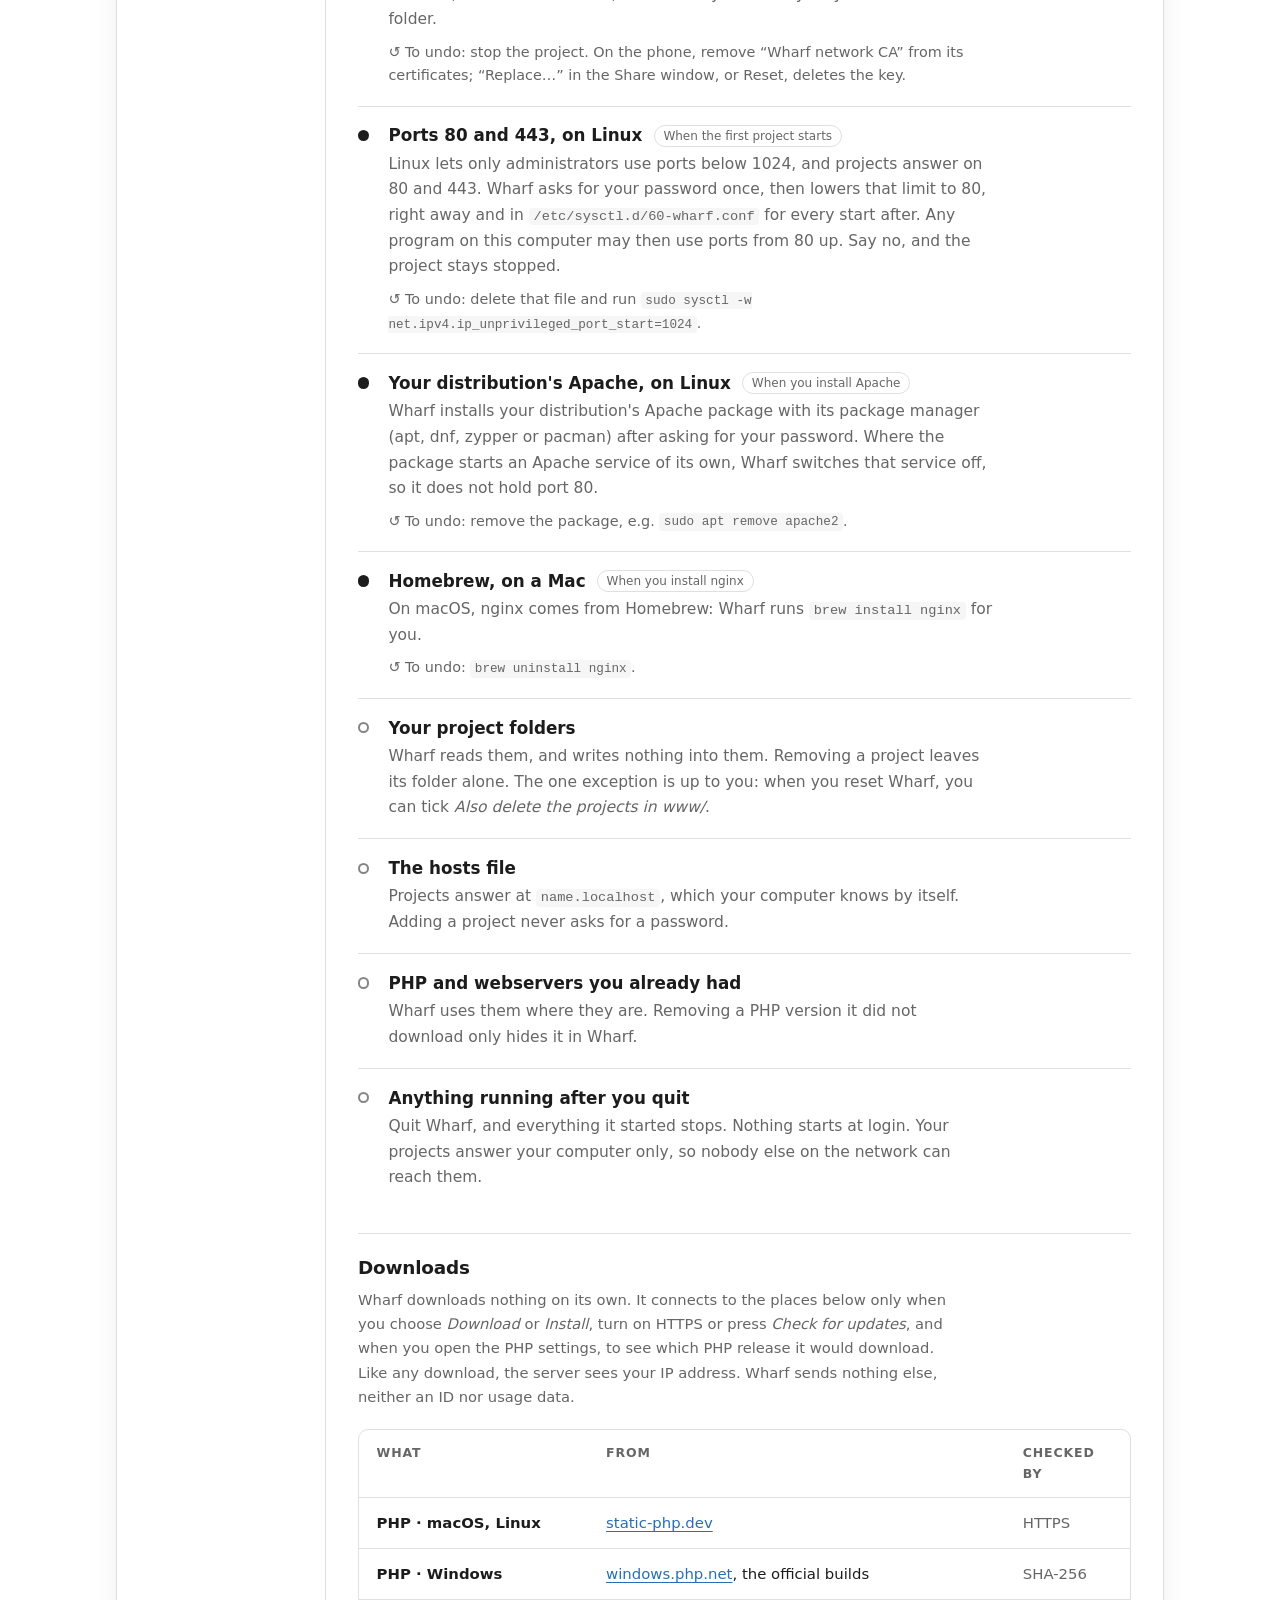
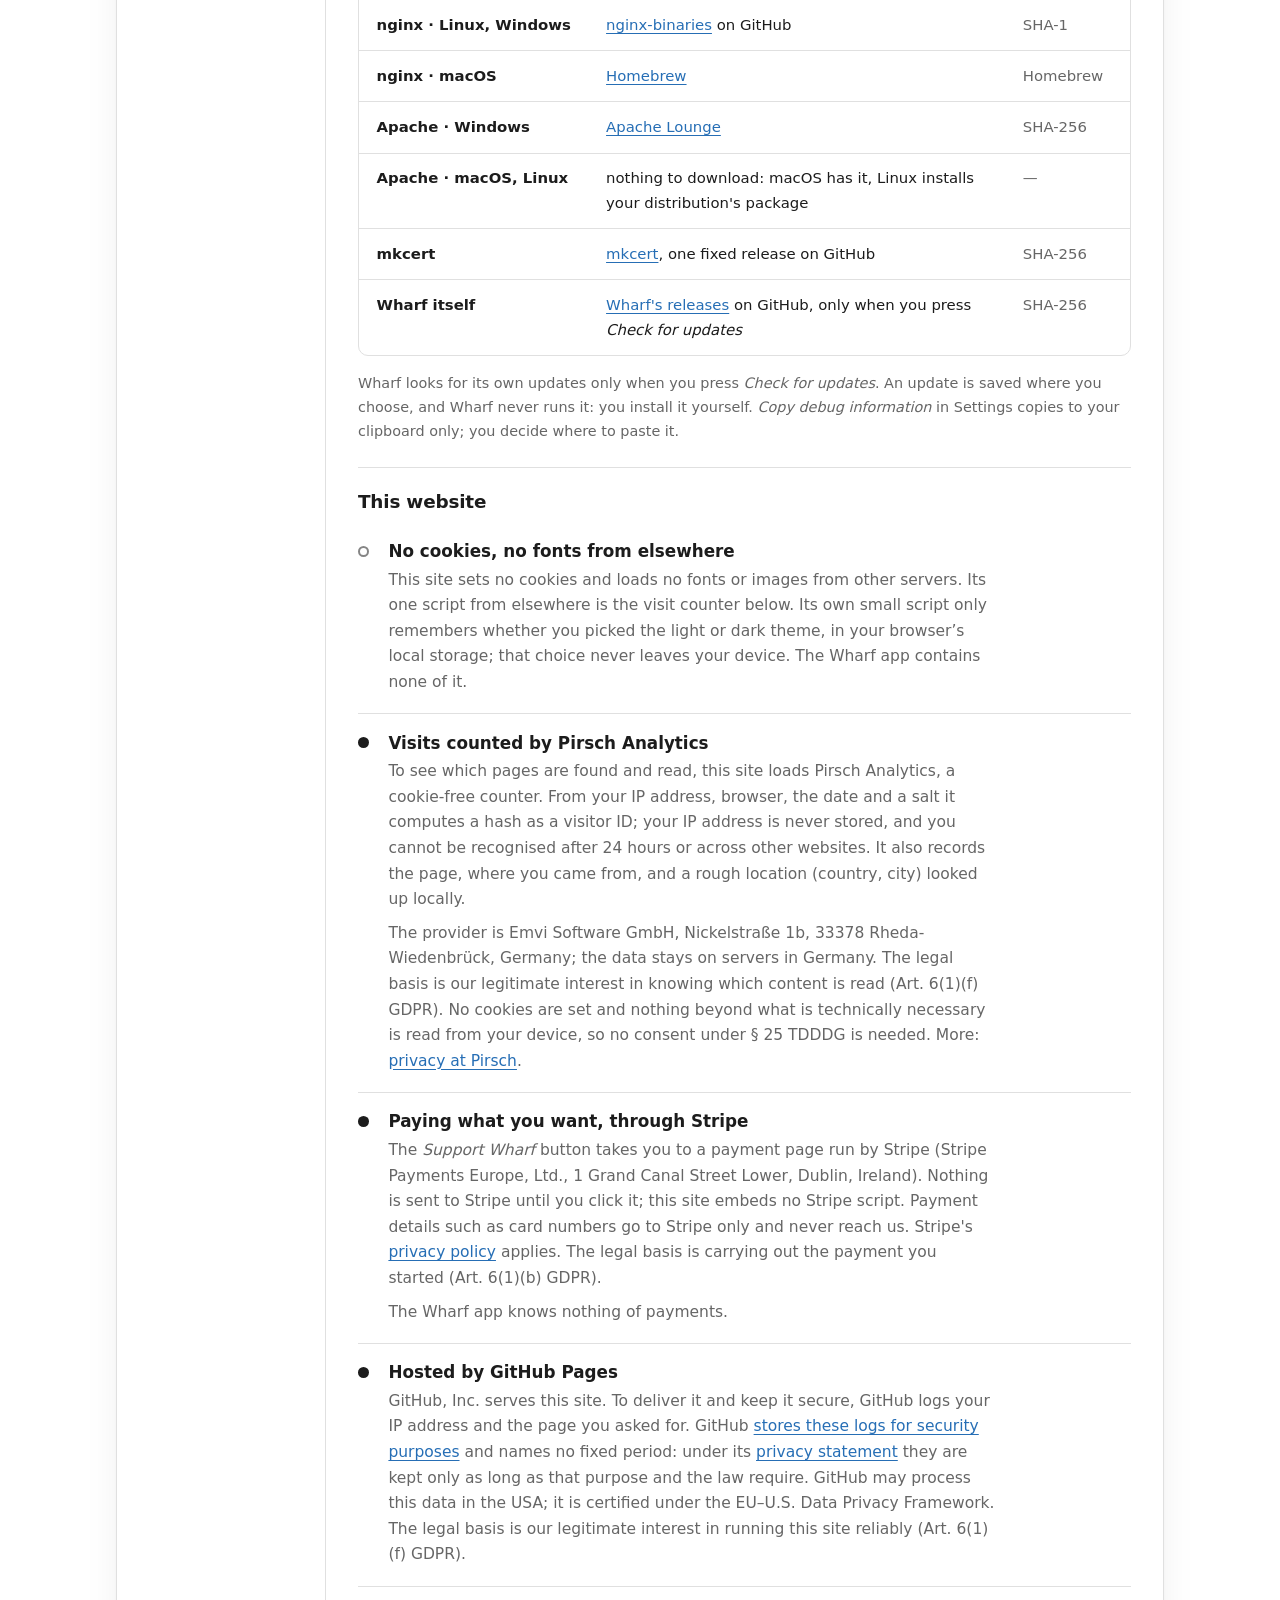
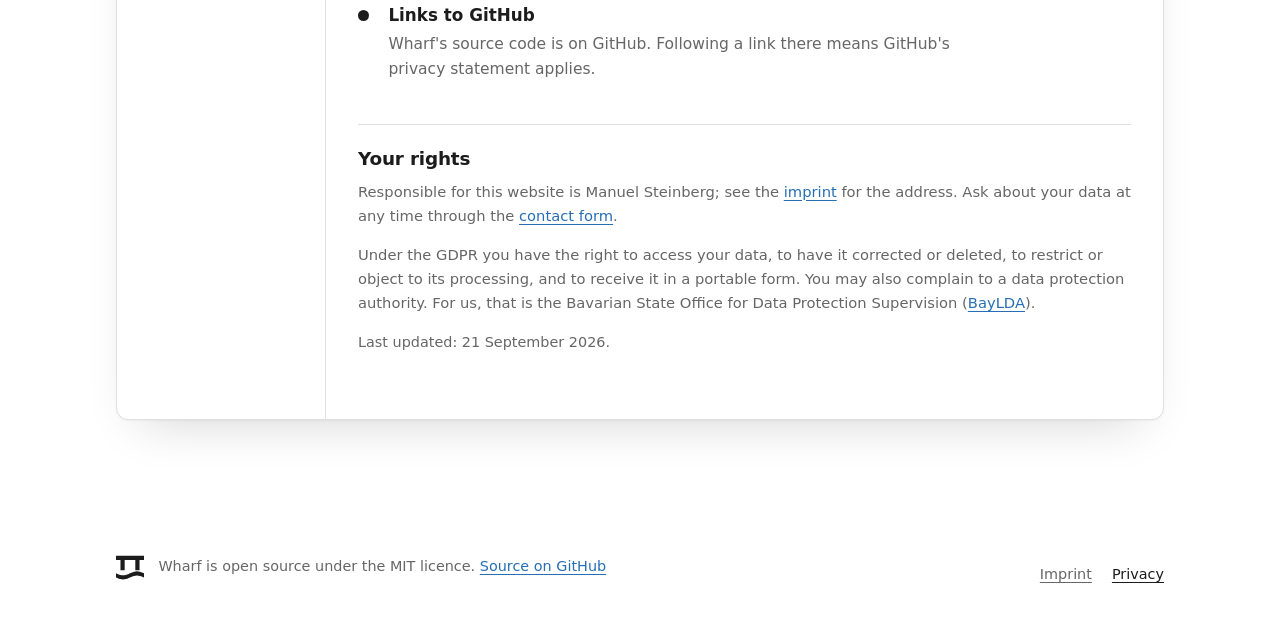
<file: docs/privacy.html>
<!doctype html>
<html lang="en">
<head>
  <meta charset="utf-8">
  <meta name="viewport" content="width=device-width, initial-scale=1">
  <meta http-equiv="Content-Security-Policy" content="default-src 'self'; script-src 'self' https://api.pirsch.io; connect-src 'self' https://api.pirsch.io; img-src 'self' data:; style-src 'self'; object-src 'none'; base-uri 'self'; form-action 'none'">
  <meta name="referrer" content="strict-origin-when-cross-origin">
  <title>Privacy — what Wharf changes on your computer</title>
  <meta name="description" content="What Wharf changes on your computer, what it downloads and from where, and what this website does with your data: cookie-free visit counts, nothing more.">
  <link rel="canonical" href="https://getwharf.dev/privacy.html">
  <meta name="robots" content="index, follow">
  <meta name="theme-color" content="#ffffff" media="(prefers-color-scheme: light)">
  <meta name="theme-color" content="#1c1c1c" media="(prefers-color-scheme: dark)">
  <link rel="icon" href="icon.svg" type="image/svg+xml">
  <link rel="apple-touch-icon" href="apple-touch-icon.png">
  <link rel="stylesheet" href="style.css">
  <script src="theme.js"></script>
  <script defer src="https://api.pirsch.io/pa.js"
    id="pianjs"
    data-code="ZofmomDudXybFGlh8XVY09NWh9as10iU"></script>
  <script type="application/ld+json">
  {
    "@context": "https://schema.org",
    "@graph": [
      {
        "@type": "WebPage",
        "@id": "https://getwharf.dev/privacy.html",
        "url": "https://getwharf.dev/privacy.html",
        "name": "Privacy — what Wharf changes on your computer",
        "description": "What Wharf changes on your computer, what it downloads and from where, and what this website does with your data: cookie-free visit counts, nothing more.",
        "inLanguage": "en",
        "isPartOf": { "@type": "WebSite", "@id": "https://getwharf.dev/#website", "name": "Wharf", "url": "https://getwharf.dev/" },
        "about": { "@type": "SoftwareApplication", "@id": "https://getwharf.dev/#app", "name": "Wharf" },
        "breadcrumb": {
          "@type": "BreadcrumbList",
          "itemListElement": [
            { "@type": "ListItem", "position": 1, "name": "Wharf", "item": "https://getwharf.dev/" },
            { "@type": "ListItem", "position": 2, "name": "Privacy", "item": "https://getwharf.dev/privacy.html" }
          ]
        }
      }
    ]
  }
  </script>
</head>
<body>
  <a class="skip" href="#main">Skip to content</a>

  <header class="site wrap">
    <a class="brand" href="./" aria-label="Wharf, home">
      <svg class="pier" viewBox="0 0 100 100" aria-hidden="true" focusable="false"><path d="M0 10h100v15H0zM16 10h15v52H16zM69 10h15v52H69zM0 72.5L5 74.66 10 76.61 15 78.16 20 79.16 25 79.5 30 79.16 35 78.16 40 76.61 45 74.66 50 72.5 55 70.34 60 68.39 65 66.84 70 65.84 75 65.5 80 65.84 85 66.84 90 68.39 95 70.34 100 72.5V87.5L95 85.34 90 83.39 85 81.84 80 80.84 75 80.5 70 80.84 65 81.84 60 83.39 55 85.34 50 87.5 45 89.66 40 91.61 35 93.16 30 94.16 25 94.5 20 94.16 15 93.16 10 91.61 5 89.66 0 87.5z"/></svg>
      Wharf
    </a>
    <nav aria-label="Main">
      <a href="./#features">Features</a>
      <a href="./#faq">FAQ</a>
      <a href="https://github.com/kreativ-anders/wharf-dev">GitHub</a>
    </nav>
    <div class="theme" role="group" aria-label="Colour theme" hidden>
      <button type="button" value="light" aria-pressed="true" title="Light"><span aria-hidden="true">☀</span><span class="sr-only">Light</span></button>
      <button type="button" value="dark" aria-pressed="false" title="Dark"><span aria-hidden="true">☾</span><span class="sr-only">Dark</span></button>
    </div>
  </header>

  <main id="main">
    <section class="page-head wrap" aria-labelledby="page-title">
      <p class="eyebrow">Privacy</p>
      <h1 id="page-title">Nothing leaves your computer.<br><span class="soft">Here is everything that changes on it.</span></h1>
      <p class="lede">The Wharf app has no account, no analytics and no crash reports.
      It runs on your computer and talks to the internet only to download
      something you asked for. This page lists every file it writes outside
      its own folder, and every place it downloads from.</p>
    </section>

    <!-- Laid out like the app's Settings window: pages on the left, one page on the right. -->
    <div class="wrap">
      <div class="settings window">
        <div class="titlebar"><span class="lights" aria-hidden="true"><i></i><i></i><i></i></span><span>Privacy</span></div>
        <div class="settings-body">
          <nav class="side" aria-label="Privacy sections">
            <a href="#computer"><span aria-hidden="true">⌂</span> Your computer</a>
            <a href="#downloads"><span aria-hidden="true">↓</span> Downloads</a>
            <a href="#website"><span aria-hidden="true">◎</span> This website</a>
            <a href="#rights"><span aria-hidden="true">§</span> Your rights</a>
          </nav>

          <div class="pane">
            <!-- Your computer -->
            <section id="computer" aria-labelledby="computer-title">
              <h2 id="computer-title">Your computer</h2>
              <p class="pane-intro">Most of what Wharf writes stays in one
              folder. Outside it, Wharf changes only the places below, and
              says so in the app when it does.</p>
              <p class="legend">
                <span><span class="mark is-writes" aria-hidden="true"></span> Wharf writes here</span>
                <span><span class="mark is-never" aria-hidden="true"></span> Wharf never writes here</span>
              </p>

              <ul class="places">
                <li>
                  <span class="mark is-writes" aria-hidden="true"></span>
                  <div>
                    <h3>The Wharf folder <span class="when">On first start</span></h3>
                    <p><code>~/Wharf</code>: PHP and webservers it installed,
                    your settings, generated configs, certificates and logs.</p>
                    <p class="undo">To undo: quit Wharf and delete the folder.</p>
                  </div>
                </li>
                <li>
                  <span class="mark is-writes" aria-hidden="true"></span>
                  <div>
                    <h3>Your shell's startup files <span class="when">On first start</span></h3>
                    <p>So that <code>php</code> in a terminal is the PHP Wharf
                    uses, it adds one marked block to <code>~/.zshrc</code>,
                    <code>~/.bashrc</code>, <code>~/.profile</code> and fish's
                    config, whichever exist. On Windows, it adds one folder to
                    your user <code>PATH</code> instead. Every other line stays
                    as it was, and no password is needed.</p>
                    <p class="undo">To undo: turn off <em>Settings → PHP → Use in
                    terminal</em>. Wharf removes its block and nothing else.</p>
                  </div>
                </li>
                <li>
                  <span class="mark is-writes" aria-hidden="true"></span>
                  <div>
                    <h3>Your computer's trusted certificates <span class="when">When you turn on HTTPS</span></h3>
                    <p>For HTTPS without browser warnings, Wharf uses mkcert to
                    make a certificate authority of your own, and adds it to your
                    system's trusted certificates and to Firefox's. Your
                    computer asks for your password first. Say no, and HTTPS
                    still works, with a browser warning.</p>
                    <p>The authority's key stays on your computer, in mkcert's
                    folder. Anyone with that key could make certificates your
                    browser trusts, so never share it.</p>
                    <p class="undo">To undo: run <code>mkcert -uninstall</code>.</p>
                  </div>
                </li>
                <li>
                  <span class="mark is-writes" aria-hidden="true"></span>
                  <div>
                    <h3>Your local network <span class="when">When you share a project</span></h3>
                    <p>A project you share can be opened by every device on
                    your local network, on a port of its own, until you stop
                    the project or quit Wharf. Nothing else is opened, and
                    nothing is shared when Wharf starts.</p>
                    <p>A project with HTTPS is shared with a certificate from a
                    second authority Wharf makes itself, for your phone. It can
                    vouch only for addresses on a local network, never for a
                    website, and lasts a year. Its key stays in the Wharf
                    folder.</p>
                    <p class="undo">To undo: stop the project. On the phone, remove
                    “Wharf network CA” from its certificates; “Replace…” in the
                    Share window, or Reset, deletes the key.</p>
                  </div>
                </li>
                <li>
                  <span class="mark is-writes" aria-hidden="true"></span>
                  <div>
                    <h3>Ports 80 and 443, on Linux <span class="when">When the first project starts</span></h3>
                    <p>Linux lets only administrators use ports below 1024, and
                    projects answer on 80 and 443. Wharf asks for your password
                    once, then lowers that limit to 80, right away and in
                    <code>/etc/sysctl.d/60-wharf.conf</code> for every start after.
                    Any program on this computer may then use ports from 80 up.
                    Say no, and the project stays stopped.</p>
                    <p class="undo">To undo: delete that file and run
                    <code>sudo sysctl -w net.ipv4.ip_unprivileged_port_start=1024</code>.</p>
                  </div>
                </li>
                <li>
                  <span class="mark is-writes" aria-hidden="true"></span>
                  <div>
                    <h3>Your distribution's Apache, on Linux <span class="when">When you install Apache</span></h3>
                    <p>Wharf installs your distribution's Apache package with its
                    package manager (apt, dnf, zypper or pacman) after asking
                    for your password. Where the package starts an Apache
                    service of its own, Wharf switches that service off, so it
                    does not hold port 80.</p>
                    <p class="undo">To undo: remove the package, e.g.
                    <code>sudo apt remove apache2</code>.</p>
                  </div>
                </li>
                <li>
                  <span class="mark is-writes" aria-hidden="true"></span>
                  <div>
                    <h3>Homebrew, on a Mac <span class="when">When you install nginx</span></h3>
                    <p>On macOS, nginx comes from Homebrew: Wharf runs
                    <code>brew install nginx</code> for you.</p>
                    <p class="undo">To undo: <code>brew uninstall nginx</code>.</p>
                  </div>
                </li>
                <li>
                  <span class="mark is-never" aria-hidden="true"></span>
                  <div>
                    <h3>Your project folders</h3>
                    <p>Wharf reads them, and writes nothing into them. Removing a
                    project leaves its folder alone. The one exception is up to
                    you: when you reset Wharf, you can tick <em>Also delete the
                    projects in www/</em>.</p>
                  </div>
                </li>
                <li>
                  <span class="mark is-never" aria-hidden="true"></span>
                  <div>
                    <h3>The hosts file</h3>
                    <p>Projects answer at <code>name.localhost</code>, which your
                    computer knows by itself. Adding a project never asks for a
                    password.</p>
                  </div>
                </li>
                <li>
                  <span class="mark is-never" aria-hidden="true"></span>
                  <div>
                    <h3>PHP and webservers you already had</h3>
                    <p>Wharf uses them where they are. Removing a PHP version it
                    did not download only hides it in Wharf.</p>
                  </div>
                </li>
                <li>
                  <span class="mark is-never" aria-hidden="true"></span>
                  <div>
                    <h3>Anything running after you quit</h3>
                    <p>Quit Wharf, and everything it started stops. Nothing starts
                    at login. Your projects answer your computer only, so nobody
                    else on the network can reach them.</p>
                  </div>
                </li>
              </ul>
            </section>

            <!-- Downloads -->
            <section id="downloads" aria-labelledby="downloads-title">
              <h2 id="downloads-title">Downloads</h2>
              <p class="pane-intro">Wharf downloads nothing on its own. It
              connects to the places below only when you choose
              <em>Download</em> or <em>Install</em>, turn on HTTPS or press
              <em>Check for updates</em>, and when you open the PHP settings, to
              see which PHP release it would download. Like any download, the server sees your IP address.
              Wharf sends nothing else, neither an ID nor usage data.</p>

              <div class="table">
                <table>
                  <thead><tr><th scope="col">What</th><th scope="col">From</th><th scope="col">Checked by</th></tr></thead>
                  <tbody>
                    <tr><th scope="row">PHP · macOS, Linux</th><td><a href="https://static-php.dev">static-php.dev</a></td><td>HTTPS</td></tr>
                    <tr><th scope="row">PHP · Windows</th><td><a href="https://windows.php.net">windows.php.net</a>, the official builds</td><td>SHA-256</td></tr>
                    <tr><th scope="row">nginx · Linux, Windows</th><td><a href="https://jirutka.github.io/nginx-binaries/">nginx-binaries</a> on GitHub</td><td>SHA-1</td></tr>
                    <tr><th scope="row">nginx · macOS</th><td><a href="https://brew.sh">Homebrew</a></td><td>Homebrew</td></tr>
                    <tr><th scope="row">Apache · Windows</th><td><a href="https://www.apachelounge.com">Apache Lounge</a></td><td>SHA-256</td></tr>
                    <tr><th scope="row">Apache · macOS, Linux</th><td>nothing to download: macOS has it, Linux installs your distribution's package</td><td>—</td></tr>
                    <tr><th scope="row">mkcert</th><td><a href="https://github.com/FiloSottile/mkcert">mkcert</a>, one fixed release on GitHub</td><td>SHA-256</td></tr>
                    <tr><th scope="row">Wharf itself</th><td><a href="https://github.com/kreativ-anders/wharf-dev/releases">Wharf's releases</a> on GitHub, only when you press <em>Check for updates</em></td><td>SHA-256</td></tr>
                  </tbody>
                </table>
              </div>
              <p class="pane-note">Wharf looks for its own updates only when
              you press <em>Check for updates</em>. An update is saved where
              you choose, and Wharf never runs it: you install it yourself.
              <em>Copy debug information</em> in Settings copies to your
              clipboard only; you decide where to paste it.</p>
            </section>

            <!-- This website -->
            <section id="website" aria-labelledby="website-title">
              <h2 id="website-title">This website</h2>
              <ul class="places">
                <li>
                  <span class="mark is-never" aria-hidden="true"></span>
                  <div>
                    <h3>No cookies, no fonts from elsewhere</h3>
                    <p>This site sets no cookies and loads no fonts or images
                    from other servers. Its one script from elsewhere is the
                    visit counter below. Its own small script only remembers
                    whether you picked the light or dark theme, in your
                    browser&rsquo;s local storage; that choice never leaves
                    your device. The Wharf app contains none of it.</p>
                  </div>
                </li>
                <li>
                  <span class="mark is-writes" aria-hidden="true"></span>
                  <div>
                    <h3>Visits counted by Pirsch Analytics</h3>
                    <p>To see which pages are found and read, this site loads
                    Pirsch Analytics, a cookie-free counter. From your IP
                    address, browser, the date and a salt it computes a hash
                    as a visitor ID; your IP address is never stored, and you
                    cannot be recognised after 24 hours or across other
                    websites. It also records the page, where you came from,
                    and a rough location (country, city) looked up locally.</p>
                    <p>The provider is Emvi Software GmbH, Nickelstraße 1b,
                    33378 Rheda-Wiedenbrück, Germany; the data stays on servers
                    in Germany. The legal basis is our legitimate interest in
                    knowing which content is read (Art. 6(1)(f) GDPR). No
                    cookies are set and nothing beyond what is technically
                    necessary is read from your device, so no consent under
                    § 25 TDDDG is needed. More:
                    <a href="https://docs.pirsch.io/privacy">privacy at Pirsch</a>.</p>
                  </div>
                </li>
                <li>
                  <span class="mark is-writes" aria-hidden="true"></span>
                  <div>
                    <h3>Paying what you want, through Stripe</h3>
                    <p>The <em>Support Wharf</em> button takes you to a payment
                    page run by Stripe (Stripe Payments Europe, Ltd., 1 Grand
                    Canal Street Lower, Dublin, Ireland). Nothing is sent to
                    Stripe until you click it; this site embeds no Stripe
                    script. Payment details such as card numbers go to Stripe
                    only and never reach us. Stripe's
                    <a href="https://stripe.com/privacy">privacy policy</a>
                    applies. The legal basis is carrying out the payment you
                    started (Art. 6(1)(b) GDPR).</p>
                    <p>The Wharf app knows nothing of payments.</p>
                  </div>
                </li>
                <li>
                  <span class="mark is-writes" aria-hidden="true"></span>
                  <div>
                    <h3>Hosted by GitHub Pages</h3>
                    <p>GitHub, Inc. serves this site. To deliver it and keep it
                    secure, GitHub logs your IP address and the page you asked
                    for. GitHub
                    <a href="https://docs.github.com/en/pages/getting-started-with-github-pages/what-is-github-pages">stores
                    these logs for security purposes</a> and names no fixed
                    period: under its
                    <a href="https://docs.github.com/en/site-policy/privacy-policies/github-general-privacy-statement#security-and-retention">privacy
                    statement</a> they are kept only as long as that purpose
                    and the law require. GitHub may process this data in the USA; it
                    is certified under the EU–U.S. Data Privacy Framework. The
                    legal basis is our legitimate interest in running this site
                    reliably (Art. 6(1)(f) GDPR).</p>
                  </div>
                </li>
                <li>
                  <span class="mark is-writes" aria-hidden="true"></span>
                  <div>
                    <h3>Links to GitHub</h3>
                    <p>Wharf's source code is on GitHub. Following a link there
                    means GitHub's privacy statement applies.</p>
                  </div>
                </li>
              </ul>
            </section>

            <!-- Your rights -->
            <section id="rights" aria-labelledby="rights-title">
              <h2 id="rights-title">Your rights</h2>
              <p>Responsible for this website is Manuel Steinberg; see the
              <a href="imprint.html">imprint</a> for the address. Ask about your
              data at any time through the
              <a href="https://kreativ-anders.de/kontakt/#formular">contact form</a>.</p>
              <p>Under the GDPR you have the right to access your data, to have
              it corrected or deleted, to restrict or object to its processing,
              and to receive it in a portable form. You may also complain to a
              data protection authority. For us, that is the Bavarian State Office for
              Data Protection Supervision (<a href="https://www.lda.bayern.de">BayLDA</a>).</p>
              <p class="pane-note">Last updated: 21 September 2026.</p>
            </section>
          </div>
        </div>
      </div>
    </div>
  </main>

  <footer class="site wrap">
    <svg class="pier" viewBox="0 0 100 100" aria-hidden="true" focusable="false"><path d="M0 10h100v15H0zM16 10h15v52H16zM69 10h15v52H69zM0 72.5L5 74.66 10 76.61 15 78.16 20 79.16 25 79.5 30 79.16 35 78.16 40 76.61 45 74.66 50 72.5 55 70.34 60 68.39 65 66.84 70 65.84 75 65.5 80 65.84 85 66.84 90 68.39 95 70.34 100 72.5V87.5L95 85.34 90 83.39 85 81.84 80 80.84 75 80.5 70 80.84 65 81.84 60 83.39 55 85.34 50 87.5 45 89.66 40 91.61 35 93.16 30 94.16 25 94.5 20 94.16 15 93.16 10 91.61 5 89.66 0 87.5z"/></svg>
    <p>Wharf is open source under the MIT licence.
    <a href="https://github.com/kreativ-anders/wharf-dev">Source on GitHub</a></p>
    <p class="legal-links"><a href="imprint.html">Imprint</a> <a href="privacy.html" aria-current="page">Privacy</a></p>
  </footer>
</body>
</html>
</file>
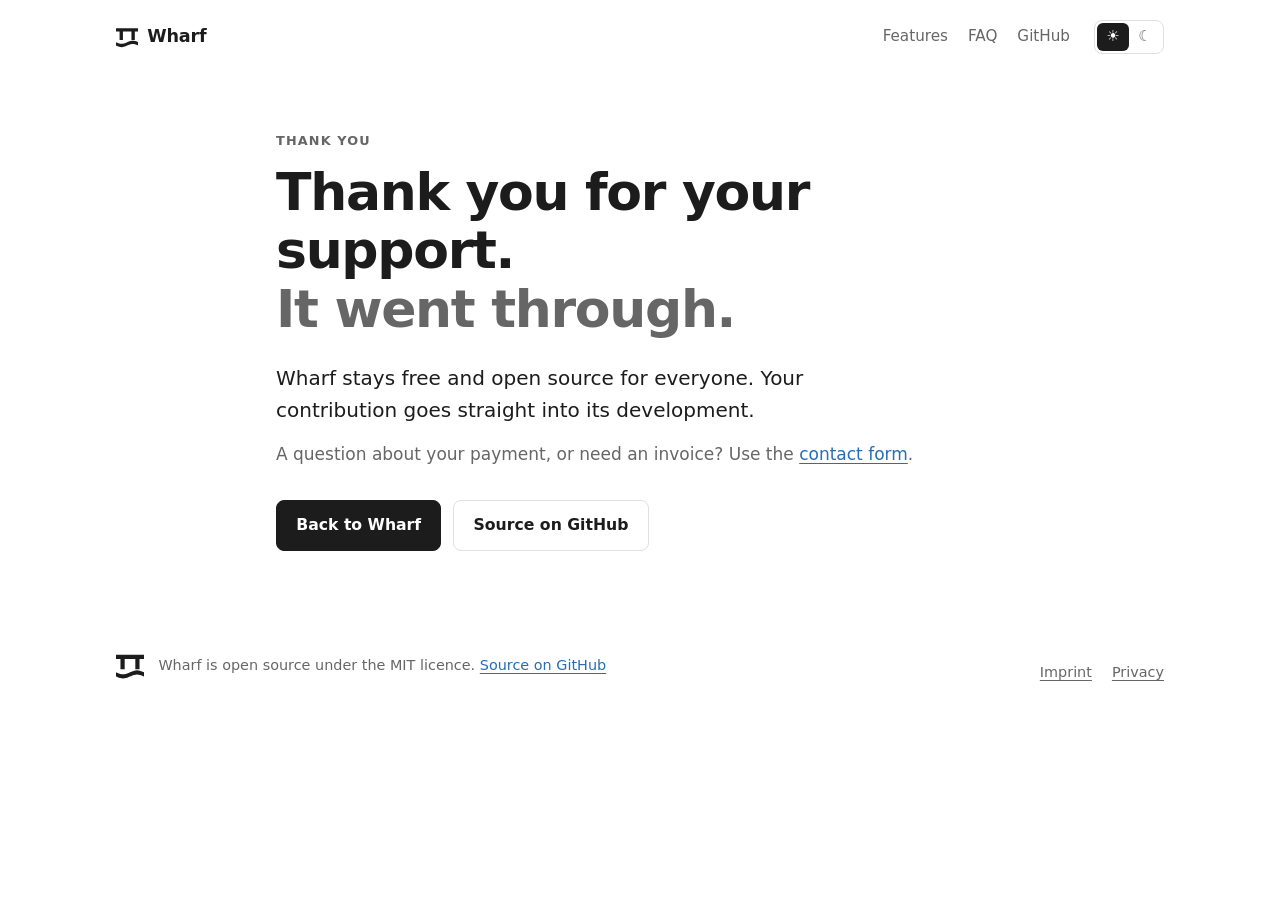
<file: docs/thanks.html>
<!doctype html>
<html lang="en">
<head>
  <meta charset="utf-8">
  <meta name="viewport" content="width=device-width, initial-scale=1">
  <meta http-equiv="Content-Security-Policy" content="default-src 'self'; script-src 'self' https://api.pirsch.io; connect-src 'self' https://api.pirsch.io; img-src 'self' data:; style-src 'self'; object-src 'none'; base-uri 'self'; form-action 'none'">
  <meta name="referrer" content="strict-origin-when-cross-origin">
  <title>Thank you — Wharf</title>
  <meta name="description" content="Thank you for supporting Wharf.">
  <link rel="canonical" href="https://getwharf.dev/thanks.html">
  <meta name="robots" content="noindex">
  <meta name="theme-color" content="#ffffff" media="(prefers-color-scheme: light)">
  <meta name="theme-color" content="#1c1c1c" media="(prefers-color-scheme: dark)">
  <link rel="icon" href="icon.svg" type="image/svg+xml">
  <link rel="apple-touch-icon" href="apple-touch-icon.png">
  <link rel="stylesheet" href="style.css">
  <script src="theme.js"></script>
  <script defer src="https://api.pirsch.io/pa.js"
    id="pianjs"
    data-code="ZofmomDudXybFGlh8XVY09NWh9as10iU"></script>
</head>
<body>
  <a class="skip" href="#main">Skip to content</a>

  <header class="site wrap">
    <a class="brand" href="./" aria-label="Wharf, home">
      <svg class="pier" viewBox="0 0 100 100" aria-hidden="true" focusable="false"><path d="M0 10h100v15H0zM16 10h15v52H16zM69 10h15v52H69zM0 72.5L5 74.66 10 76.61 15 78.16 20 79.16 25 79.5 30 79.16 35 78.16 40 76.61 45 74.66 50 72.5 55 70.34 60 68.39 65 66.84 70 65.84 75 65.5 80 65.84 85 66.84 90 68.39 95 70.34 100 72.5V87.5L95 85.34 90 83.39 85 81.84 80 80.84 75 80.5 70 80.84 65 81.84 60 83.39 55 85.34 50 87.5 45 89.66 40 91.61 35 93.16 30 94.16 25 94.5 20 94.16 15 93.16 10 91.61 5 89.66 0 87.5z"/></svg>
      Wharf
    </a>
    <nav aria-label="Main">
      <a href="./#features">Features</a>
      <a href="./#faq">FAQ</a>
      <a href="https://github.com/kreativ-anders/wharf-dev">GitHub</a>
    </nav>
    <div class="theme" role="group" aria-label="Colour theme" hidden>
      <button type="button" value="light" aria-pressed="true" title="Light"><span aria-hidden="true">☀</span><span class="sr-only">Light</span></button>
      <button type="button" value="dark" aria-pressed="false" title="Dark"><span aria-hidden="true">☾</span><span class="sr-only">Dark</span></button>
    </div>
  </header>

  <main id="main">
    <!-- INFO: Stripe's payment link redirects here after a payment; noindex and out of the sitemap, as nobody should land here from a search. -->
    <section class="page-head wrap narrow" aria-labelledby="page-title">
      <p class="eyebrow">Thank you</p>
      <h1 id="page-title">Thank you for your support.<br><span class="soft">It went through.</span></h1>
      <p class="lede">Wharf stays free and open source for everyone. Your
      contribution goes straight into its development.</p>
      <p class="dim">A question about your payment, or need an invoice? Use the
      <a href="https://kreativ-anders.de/kontakt/#formular">contact form</a>.</p>
      <p class="cta">
        <a class="button" href="./">Back to Wharf</a>
        <a class="button ghost" href="https://github.com/kreativ-anders/wharf-dev">Source on GitHub</a>
      </p>
    </section>
  </main>

  <footer class="site wrap">
    <svg class="pier" viewBox="0 0 100 100" aria-hidden="true" focusable="false"><path d="M0 10h100v15H0zM16 10h15v52H16zM69 10h15v52H69zM0 72.5L5 74.66 10 76.61 15 78.16 20 79.16 25 79.5 30 79.16 35 78.16 40 76.61 45 74.66 50 72.5 55 70.34 60 68.39 65 66.84 70 65.84 75 65.5 80 65.84 85 66.84 90 68.39 95 70.34 100 72.5V87.5L95 85.34 90 83.39 85 81.84 80 80.84 75 80.5 70 80.84 65 81.84 60 83.39 55 85.34 50 87.5 45 89.66 40 91.61 35 93.16 30 94.16 25 94.5 20 94.16 15 93.16 10 91.61 5 89.66 0 87.5z"/></svg>
    <p>Wharf is open source under the MIT licence.
    <a href="https://github.com/kreativ-anders/wharf-dev">Source on GitHub</a></p>
    <p class="legal-links"><a href="imprint.html">Imprint</a> <a href="privacy.html">Privacy</a></p>
  </footer>
</body>
</html>
</file>
<file: docs/style.css>
/* Kirby-plain, like the app (gui/lib/theme.dart, dev/design-principles.md §4):
   black on white, greys for structure, no brand colour. Hue appears only
   where it means something — a status mark, what an action does, a link. */

/* INFO: each colour is light-dark(light, dark), so color-scheme alone picks
   the palette: the system's by default, or the visitor's choice from the
   header switch (theme.js sets data-theme). */

:root {
  color-scheme: light dark;

  --bg: light-dark(#ffffff, #1c1c1c);
  --surface: light-dark(#f6f6f6, #242424);
  --fg: light-dark(#1c1c1c, #f2f2f2);
  --dim: light-dark(#666666, #b2b2b2);   /* 5.3:1 on --surface */
  --line: light-dark(#e0e0e0, #3d3d3d);
  --ink: light-dark(#1c1c1c, #f2f2f2);
  --on-ink: light-dark(#ffffff, #1c1c1c);
  --link: light-dark(#266eb5, #8dbae7);  /* 4.9:1 on --surface */

  --running: light-dark(#5c7a1f, #a3d147);
  --busy: light-dark(#b86114, #ec9951);
  --failed: light-dark(#dc1818, #ee6363);
  --idle: light-dark(#858585, #999999);
  --restart: var(--link);
  --castoff: light-dark(#0f7c80, #5fc4c8);

  --wrap: 68rem;
  --measure: 38rem;
  --radius: 10px;
  --mono: ui-monospace, "SF Mono", SFMono-Regular, Menlo, Consolas, "Liberation Mono", monospace;
}

:root[data-theme="light"] { color-scheme: light; }
:root[data-theme="dark"] { color-scheme: dark; }

*,
*::before,
*::after { box-sizing: border-box; }

html { -webkit-text-size-adjust: 100%; scroll-behavior: smooth; }

@media (prefers-reduced-motion: reduce) {
  html { scroll-behavior: auto; }
}

body {
  margin: 0;
  background: var(--bg);
  color: var(--fg);
  font: 1.0625rem/1.65 system-ui, -apple-system, "Segoe UI", Roboto, Ubuntu, Cantarell, sans-serif;
  -webkit-font-smoothing: antialiased;
}

.wrap {
  max-width: var(--wrap);
  margin-inline: auto;
  padding-inline: 1.25rem;
}

.narrow { max-width: calc(var(--measure) + 10rem); }

a { color: var(--link); text-underline-offset: 0.2em; }
a:hover { text-decoration-thickness: 2px; }

:focus-visible { outline: 2px solid var(--link); outline-offset: 3px; border-radius: 3px; }

code,
pre { font-family: var(--mono); }

code {
  font-size: 0.88em;
  background: var(--surface);
  padding: 0.1em 0.35em;
  border-radius: 4px;
}

p { margin: 0; }
p + p { margin-top: 0.9rem; }

.dim { color: var(--dim); }
.soft { color: var(--dim); }

.sr-only {
  position: absolute;
  width: 1px;
  height: 1px;
  overflow: hidden;
  clip: rect(0 0 0 0);
  white-space: nowrap;
}

.skip {
  position: absolute;
  left: 1rem;
  top: -3rem;
  padding: 0.5rem 0.9rem;
  background: var(--ink);
  color: var(--on-ink);
  border-radius: 6px;
  z-index: 10;
}
.skip:focus { top: 1rem; }

/* INFO: a plain line, no status mark: since the release it invites bug
   reports rather than warning about the software. */

.notice {
  background: var(--surface);
  border-bottom: 1px solid var(--line);
  color: var(--dim);
  font-size: 0.875rem;
}
.notice p { padding-block: 0.45rem; }

/* Header and footer */

header.site {
  display: flex;
  flex-wrap: wrap;
  gap: 0.75rem 1.5rem;
  align-items: center;
  justify-content: space-between;
  padding-block: 1.25rem;
}

.brand {
  display: inline-flex;
  align-items: center;
  gap: 0.55rem;
  color: var(--fg);
  font-weight: 700;
  font-size: 1.1rem;
  letter-spacing: -0.01em;
  text-decoration: none;
}

.pier { width: 1.4rem; height: 1.4rem; fill: currentColor; flex: none; }

nav { display: flex; margin-left: auto; flex-wrap: wrap; gap: 0.25rem 1.25rem; }
nav a { color: var(--dim); text-decoration: none; font-size: 0.95rem; }
nav a:hover { color: var(--fg); }

/* The theme switch: light, dark — the pressed one is filled, not
   only coloured (dev/design-principles.md §4). */

.theme {
  display: inline-flex;
  padding: 2px;
  border: 1px solid var(--line);
  border-radius: 8px;
}
.theme button {
  width: 2rem;
  height: 1.75rem;
  padding: 0;
  border: 0;
  border-radius: 6px;
  background: none;
  color: var(--dim);
  font: inherit;
  font-size: 0.95rem;
  line-height: 1;
  cursor: pointer;
}
.theme button:hover { color: var(--fg); }
.theme button[aria-pressed="true"] { background: var(--ink); color: var(--on-ink); }

footer.site {
  display: flex;
  gap: 0.9rem;
  align-items: center;
  padding-block: 3rem;
  color: var(--dim);
  font-size: 0.9rem;
}
footer .pier { width: 1.75rem; height: 1.75rem; color: var(--fg); }

/* Section rhythm */

main > section { padding-block: 5.5rem; }
.band { background: var(--surface); }

.eyebrow {
  margin-bottom: 0.75rem;
  font-size: 0.8rem;
  font-weight: 600;
  text-transform: uppercase;
  letter-spacing: 0.09em;
  color: var(--dim);
}

h1,
h2 { letter-spacing: -0.025em; line-height: 1.12; }

h1 {
  margin: 0 0 1.5rem;
  font-size: clamp(2.4rem, 7vw, 4.25rem);
  font-weight: 750;
}

h2 {
  margin: 0 0 2.25rem;
  font-size: clamp(1.75rem, 4vw, 2.6rem);
  font-weight: 700;
}

h3 { margin: 0 0 0.4rem; font-size: 1.05rem; line-height: 1.35; }

.intro { max-width: var(--measure); margin: -1.25rem 0 2.25rem; color: var(--dim); }
.prose { max-width: var(--measure); }
.prose h2 { margin-bottom: 1.25rem; }
.prose p:not(.eyebrow) { color: var(--dim); }

/* Hero */

.hero { padding-block: 4.5rem 5.5rem; }
.lede { max-width: 36rem; font-size: 1.25rem; line-height: 1.6; }

.cta { display: flex; flex-wrap: wrap; gap: 0.75rem; margin-top: 2rem; }

.button {
  display: inline-block;
  padding: 0.7rem 1.2rem;
  border: 1px solid var(--ink);
  border-radius: 8px;
  background: var(--ink);
  color: var(--on-ink);
  font-weight: 600;
  font-size: 0.98rem;
  text-decoration: none;
}
.button:hover { opacity: 0.88; }
.button.ghost { background: transparent; color: var(--fg); border-color: var(--line); }
.button.ghost:hover { border-color: var(--fg); opacity: 1; }

.note {
  display: flex;
  align-items: center;
  gap: 0.55rem;
  margin-top: 1.5rem;
  color: var(--dim);
  font-size: 0.93rem;
}

/* Status marks — the app's shapes, so colour never carries meaning alone:
   filled dot, ring, half ring, square. */

.status {
  display: inline-block;
  flex: none;
  width: 0.7rem;
  height: 0.7rem;
  border-radius: 50%;
  vertical-align: -0.05em;
}
.status.is-running { background: var(--running); }
.status.is-idle { border: 2px solid var(--idle); }
.status.is-busy {
  border: 2px solid var(--busy);
  border-right-color: transparent;
  border-bottom-color: transparent;
  transform: rotate(-45deg);
}
.status.is-failed { background: var(--failed); border-radius: 2px; }

/* The window mock */

.shot {
  position: relative;
  margin: 4rem 0 0;
  padding-bottom: 2.5rem;
}

.window {
  max-width: 50rem;
  border: 1px solid var(--line);
  border-radius: 12px;
  background: var(--bg);
  box-shadow: 0 1px 2px rgb(0 0 0 / 0.04), 0 24px 48px -24px rgb(0 0 0 / 0.18);
  overflow: hidden;
  font-size: 0.92rem;
}

.titlebar {
  display: flex;
  align-items: center;
  gap: 1rem;
  padding: 0.6rem 0.9rem;
  border-bottom: 1px solid var(--line);
  background: var(--surface);
  color: var(--dim);
  font-size: 0.82rem;
  font-weight: 600;
}
.lights { display: flex; gap: 0.4rem; }
.lights i { width: 0.7rem; height: 0.7rem; border-radius: 50%; background: var(--line); }

.toolbar {
  display: flex;
  flex-wrap: wrap;
  gap: 0.6rem 1rem;
  align-items: center;
  justify-content: space-between;
  padding: 1rem 1.25rem 0.5rem;
}
.toolbar .appname { font-size: 1.05rem; font-weight: 700; }
.tools { display: flex; flex-wrap: wrap; gap: 0.4rem; }

.chip,
.act {
  display: inline-flex;
  align-items: center;
  gap: 0.35rem;
  padding: 0.28rem 0.6rem;
  border: 1px solid var(--line);
  border-radius: 6px;
  font-size: 0.8rem;
  white-space: nowrap;
}
.chip .ico,
.act .ico { font-weight: 400; color: var(--dim); }

/* Actions: tinted with their own hue, and told by icon and label as well
   (tray-actions.feature, "Project actions keep their places in the list"). */
.is-start { background: var(--surface); background: color-mix(in srgb, var(--running) 12%, var(--bg)); border-color: transparent; }
.is-stop { background: var(--surface); background: color-mix(in srgb, var(--failed) 12%, var(--bg)); border-color: transparent; }
.is-restart { background: var(--surface); background: color-mix(in srgb, var(--restart) 12%, var(--bg)); border-color: transparent; }
.is-start .ico { color: var(--running); }
.is-stop .ico { color: var(--failed); }
.is-restart .ico { color: var(--restart); }
.is-empty { visibility: hidden; }

.rows { list-style: none; margin: 0; padding: 0.25rem 0 0.5rem; }

.rows li {
  display: grid;
  grid-template-columns: 1rem 1fr auto;
  gap: 0.25rem 0.85rem;
  align-items: center;
  padding: 0.85rem 1.25rem;
}
.rows li + li { border-top: 1px solid var(--line); }
.rows .status { justify-self: center; }

.who { display: grid; min-width: 0; line-height: 1.4; }
.who .name { font-weight: 600; }
.url { color: var(--link); overflow: hidden; text-overflow: ellipsis; white-space: nowrap; }
.meta { color: var(--dim); font-size: 0.82rem; }

/* Fixed places: Open, Restart, Settings, Start/Stop. */
.acts { display: grid; grid-template-columns: repeat(4, auto); gap: 0.35rem; }

@media (max-width: 44rem) {
  .rows li { grid-template-columns: 1rem 1fr; align-items: start; }
  .rows .status { margin-top: 0.35rem; }
  .acts { grid-column: 2; grid-template-columns: repeat(2, max-content); }
  .is-empty { display: none; }
}

.tray {
  position: absolute;
  right: 0;
  bottom: 0;
  width: 15rem;
  padding: 0.4rem;
  border: 1px solid var(--line);
  border-radius: 10px;
  background: var(--bg);
  box-shadow: 0 24px 48px -16px rgb(0 0 0 / 0.25);
  font-size: 0.85rem;
}
.tray ul { list-style: none; margin: 0; padding: 0; }
.tray li { display: flex; align-items: center; gap: 0.55rem; padding: 0.3rem 0.6rem; border-radius: 5px; }
.tray li:first-child { background: var(--surface); }
.tray .chev { margin-left: auto; color: var(--dim); }
.tray .sep { height: 1px; margin: 0.3rem 0.4rem; padding: 0; background: var(--line); }

@media (max-width: 60rem) {
  .tray { display: none; }
  .shot { padding-bottom: 0; }
}

.shot figcaption {
  max-width: 34rem;
  margin-top: 1.25rem;
  color: var(--dim);
  font-size: 0.9rem;
}

/* How it works */

.steps {
  list-style: none;
  counter-reset: step;
  margin: 0;
  padding: 0;
  display: grid;
  grid-template-columns: repeat(auto-fit, minmax(16rem, 1fr));
  gap: 2.5rem;
}

.steps li { counter-increment: step; }

.steps li::before {
  content: counter(step, decimal-leading-zero);
  display: block;
  margin-bottom: 0.75rem;
  font-family: var(--mono);
  font-size: 0.85rem;
  color: var(--dim);
  padding-bottom: 0.75rem;
  border-bottom: 1px solid var(--line);
}

.steps p { color: var(--dim); }

.address {
  display: inline-block;
  margin-top: 0.9rem;
  padding: 0.45rem 0.9rem;
  border: 1px solid var(--line);
  border-radius: 999px;
  background: var(--bg);
  color: var(--fg) !important;
  font-family: var(--mono);
  font-size: 0.86rem;
}

/* Feature grid — ruled, like a file listing */

.grid {
  list-style: none;
  margin: 0;
  padding: 0;
  display: grid;
  grid-template-columns: repeat(auto-fill, minmax(min(100%, 19rem), 1fr));
  gap: 1px;
  background: var(--line);
  border: 1px solid var(--line);
  border-radius: var(--radius);
  overflow: hidden;
}

.grid li { padding: 1.6rem 1.5rem 1.75rem; background: var(--bg); }
.grid p { color: var(--dim); font-size: 0.97rem; }

/* Code blocks */

.code {
  margin: 0;
  padding: 1.25rem 1.4rem;
  border: 1px solid var(--line);
  border-radius: var(--radius);
  background: var(--bg);
  font-size: 0.84rem;
  line-height: 1.7;
  overflow-x: auto;
}
.code mark { font-weight: 700; background: none; color: inherit; }
.band .code { background: var(--bg); }
#config .code { background: var(--surface); }

.pair {
  display: grid;
  grid-template-columns: repeat(auto-fit, minmax(min(100%, 22rem), 1fr));
  gap: 1.5rem;
  align-items: start;
}
.pair > :first-child { grid-column: span 1; }
@media (min-width: 60rem) {
  .pair { grid-template-columns: 1.6fr 1fr; }
}
.pair figure { margin: 0; min-width: 0; }
.pair figcaption { margin-bottom: 0.6rem; color: var(--dim); font-size: 0.88rem; }
.pair figcaption code { background: none; padding: 0; }

/* Tables (privacy.html: where every download comes from) */

.table { overflow-x: auto; border: 1px solid var(--line); border-radius: var(--radius); background: var(--bg); }
table { width: 100%; border-collapse: collapse; font-size: 0.93rem; }
th,
td { padding: 0.8rem 1.1rem; text-align: left; vertical-align: top; }
thead th { color: var(--dim); font-size: 0.78rem; font-weight: 600; text-transform: uppercase; letter-spacing: 0.07em; }
tbody tr { border-top: 1px solid var(--line); }
tbody th { font-weight: 600; white-space: nowrap; }
tbody td:last-child { color: var(--dim); white-space: nowrap; }

/* Status */

.legend { display: flex; flex-wrap: wrap; gap: 0.5rem 1.5rem; margin: -1rem 0 1.5rem; color: var(--dim); font-size: 0.9rem; }
.legend > span { display: inline-flex; align-items: center; gap: 0.5rem; }

.state { margin: 0; max-width: 46rem; }
.state div {
  display: flex;
  flex-wrap: wrap;
  justify-content: space-between;
  gap: 0.25rem 1rem;
  padding-block: 0.85rem;
  border-top: 1px solid var(--line);
}
.state div:last-child { border-bottom: 1px solid var(--line); }
.state dt { display: inline-flex; align-items: center; gap: 0.7rem; font-weight: 600; }
.state dd { margin: 0; color: var(--dim); }

.roadmap-title { margin-top: 3.5rem; font-size: 1.3rem; }
.roadmap-title + .intro { margin: 0 0 1.25rem; }

.tags { list-style: none; margin: 0; padding: 0; display: flex; flex-wrap: wrap; gap: 0.5rem; }
.tags li {
  padding: 0.35rem 0.8rem;
  border: 1px dashed var(--idle);
  border-radius: 999px;
  color: var(--dim);
  font-size: 0.9rem;
}

/* FAQ — native <details>, no script */

.faq details { border-top: 1px solid var(--line); }
.faq details:last-child { border-bottom: 1px solid var(--line); }

/* WARNING: not flex — flex makes every text run and <code> in a question its
   own item, and space-between spreads them across the line. */
.faq summary {
  position: relative;
  display: block;
  padding-block: 1.1rem;
  padding-right: 2rem;
  cursor: pointer;
  font-weight: 600;
  list-style: none;
}
.faq summary::-webkit-details-marker { display: none; }
.faq summary::after { content: "+"; position: absolute; top: 1.1rem; right: 0; color: var(--dim); font-weight: 400; font-size: 1.25rem; line-height: 1.2; }
.faq details[open] summary::after { content: "−"; }
.faq details p { color: var(--dim); padding-bottom: 1.1rem; }
.faq details p + p { margin-top: -0.3rem; }

/* Footer links to the imprint and privacy pages */

footer.site { flex-wrap: wrap; }
.legal-links { display: flex; gap: 1.25rem; margin-left: auto; }
.legal-links a { color: var(--dim); }
.legal-links a:hover,
.legal-links a[aria-current] { color: var(--fg); }

/* Imprint and privacy: a smaller head than the landing page's hero */

.page-head { padding-block: 3.5rem 3rem; }
.page-head h1 { font-size: clamp(2rem, 5.5vw, 3.25rem); }

.facts { margin: 0 0 2rem; }
.facts div {
  display: grid;
  grid-template-columns: minmax(0, 12rem) 1fr;
  gap: 0.25rem 1.5rem;
  padding-block: 1rem;
  border-top: 1px solid var(--line);
}
.facts div:last-child { border-bottom: 1px solid var(--line); }
.facts dt { font-weight: 600; }
.facts dd { margin: 0; color: var(--dim); }
@media (max-width: 36rem) {
  .facts div { grid-template-columns: 1fr; }
}

/* Privacy, laid out like the app's Settings window: a side navigation, one
   page beside it (features/settings.feature, "Settings pages are chosen from
   a side navigation"). The selected entry is marked by a bar, bold text and
   its background — never by colour alone. */

.settings.window { max-width: none; margin-bottom: 5rem; overflow: visible; }
.settings .titlebar { border-radius: 12px 12px 0 0; }

.settings-body { display: grid; grid-template-columns: 13rem minmax(0, 1fr); }

.side {
  position: sticky;
  top: 1rem;
  align-self: start;
  display: flex;
  flex-direction: column;
  gap: 2px;
  padding: 0.5rem;
}
.side a {
  display: flex;
  align-items: center;
  gap: 0.75rem;
  height: 2.5rem;
  padding: 0 0.75rem;
  border-left: 3px solid transparent;
  border-radius: 4px;
  color: var(--fg);
  font-size: 0.95rem;
  text-decoration: none;
}
.side a span { width: 1.1rem; text-align: center; color: var(--dim); }
.side a:hover { background: var(--surface); }

.settings:not(:has(.pane :target)) .side a:first-child,
.settings:has(#computer:target) .side a[href="#computer"],
.settings:has(#downloads:target) .side a[href="#downloads"],
.settings:has(#website:target) .side a[href="#website"],
.settings:has(#rights:target) .side a[href="#rights"] {
  background: var(--surface);
  border-left-color: var(--fg);
  font-weight: 600;
}

/* INFO: the divider is the pane's, not the nav's: a nav stretched to the
   pane's height has no room left to stick. */
.pane { padding: 0.5rem 2rem 2.5rem; border-left: 1px solid var(--line); }
.pane > section { padding-block: 1.5rem; scroll-margin-top: 1rem; }
.pane > section + section { border-top: 1px solid var(--line); }
.pane h2 { margin: 0 0 0.6rem; font-size: 1.15rem; letter-spacing: -0.01em; }
.pane p { color: var(--dim); }
.pane-intro { max-width: var(--measure); margin-bottom: 1.25rem !important; }
.pane-note { margin-top: 1rem !important; font-size: 0.9rem; }
.pane .legend { margin: 0 0 0.5rem; }

/* What Wharf changes: one row per place, a mark and its words */

.places { list-style: none; margin: 0; padding: 0; }
.places li {
  display: grid;
  grid-template-columns: 1rem minmax(0, 1fr);
  gap: 0.9rem;
  padding-block: 1.1rem;
}
.places li + li { border-top: 1px solid var(--line); }
.places h3 { display: flex; flex-wrap: wrap; align-items: center; gap: 0.3rem 0.7rem; margin-bottom: 0.3rem; }
.places p { font-size: 0.97rem; max-width: var(--measure); }
.places p + p { margin-top: 0.5rem; }
.places .mark { margin-top: 0.35rem; }

.mark { display: inline-block; flex: none; width: 0.7rem; height: 0.7rem; border-radius: 50%; }
.mark.is-writes { background: var(--fg); }
.mark.is-never { border: 2px solid var(--idle); }

.when {
  padding: 0.12rem 0.55rem;
  border: 1px solid var(--line);
  border-radius: 999px;
  color: var(--dim);
  font-size: 0.75rem;
  font-weight: 500;
  white-space: nowrap;
}

.undo { font-size: 0.9rem !important; }
.undo::before { content: "↺ "; }

@media (max-width: 44rem) {
  .settings-body { grid-template-columns: minmax(0, 1fr); }
  .side {
    position: static;
    flex-direction: row;
    flex-wrap: wrap;
    border-bottom: 1px solid var(--line);
  }
  .side a { flex: none; border-left: 0; border-bottom: 3px solid transparent; border-radius: 4px 4px 0 0; }
  .settings:not(:has(.pane :target)) .side a:first-child,
  .settings:has(#computer:target) .side a[href="#computer"],
  .settings:has(#downloads:target) .side a[href="#downloads"],
  .settings:has(#website:target) .side a[href="#website"],
  .settings:has(#rights:target) .side a[href="#rights"] { border-bottom-color: var(--fg); }
  .pane { padding-inline: 1.1rem; border-left: 0; }
}

/* The window mock, as the app draws it today: the name and mark in the bar,
   "Cast off" and "Add project…" in opposite corners below the list
   (single-application.feature, "Casting off from the main window"). */

.appname { display: inline-flex; align-items: center; gap: 0.5rem; }
.appname .pier { width: 1.1rem; height: 1.1rem; }
.chip.is-stop-line { color: var(--failed); border-color: var(--failed); }
.chip.is-stop-line .ico { color: var(--failed); }
.chip.is-plain { border-color: transparent; color: var(--dim); }

.fabs {
  display: flex;
  justify-content: space-between;
  gap: 0.75rem;
  padding: 0.5rem 1.25rem 1.1rem;
}
.fab {
  padding: 0.5rem 0.9rem;
  border-radius: 4px;
  background: var(--ink);
  color: var(--on-ink);
  font-size: 0.82rem;
  font-weight: 600;
  white-space: nowrap;
}
.fab.is-castoff { background: var(--castoff); color: var(--bg); }

/* Open source and privacy, side by side */

.pair-even {
  display: grid;
  grid-template-columns: repeat(auto-fit, minmax(min(100%, 22rem), 1fr));
  gap: 3rem 4rem;
}
.pair-even h2 { margin-bottom: 1.25rem; }
.pair-even .cta { margin-top: 1.5rem; }
.pair-even .cta + h3 { margin-top: 3rem; }
</file>
